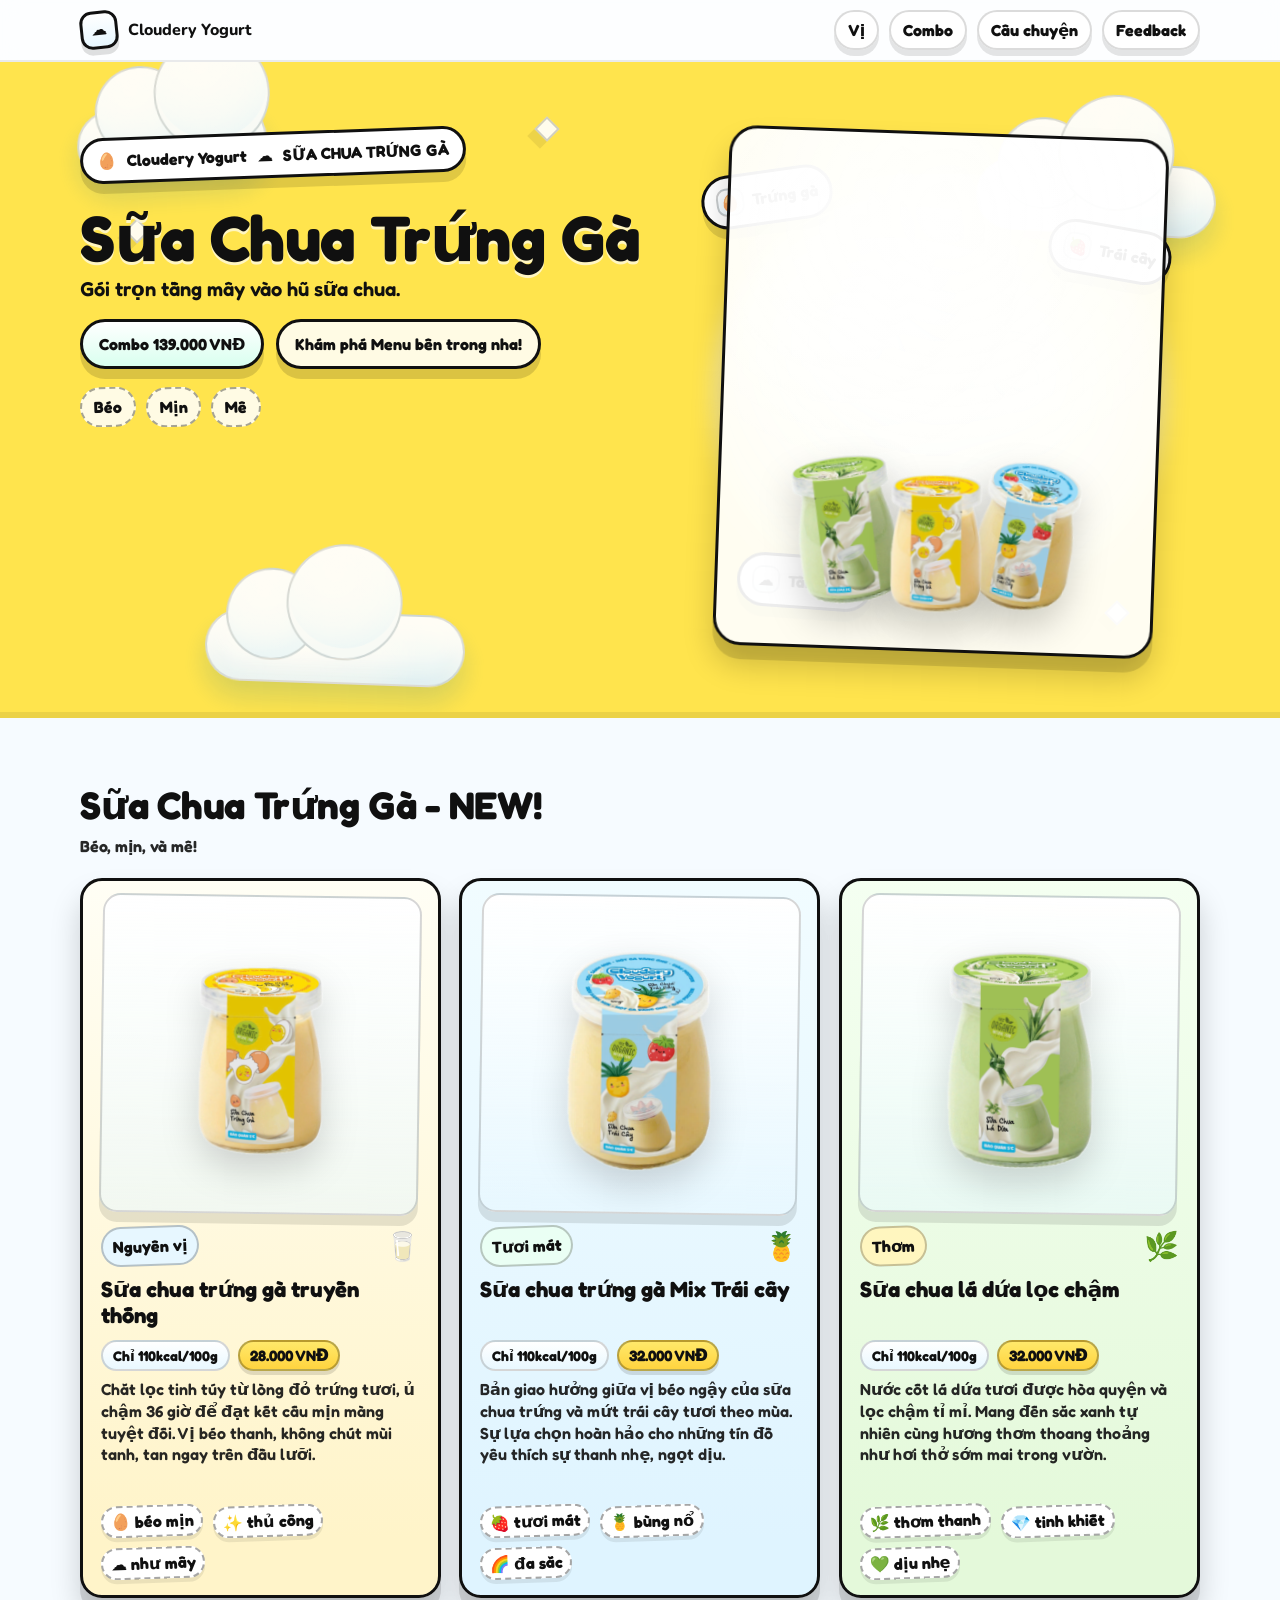
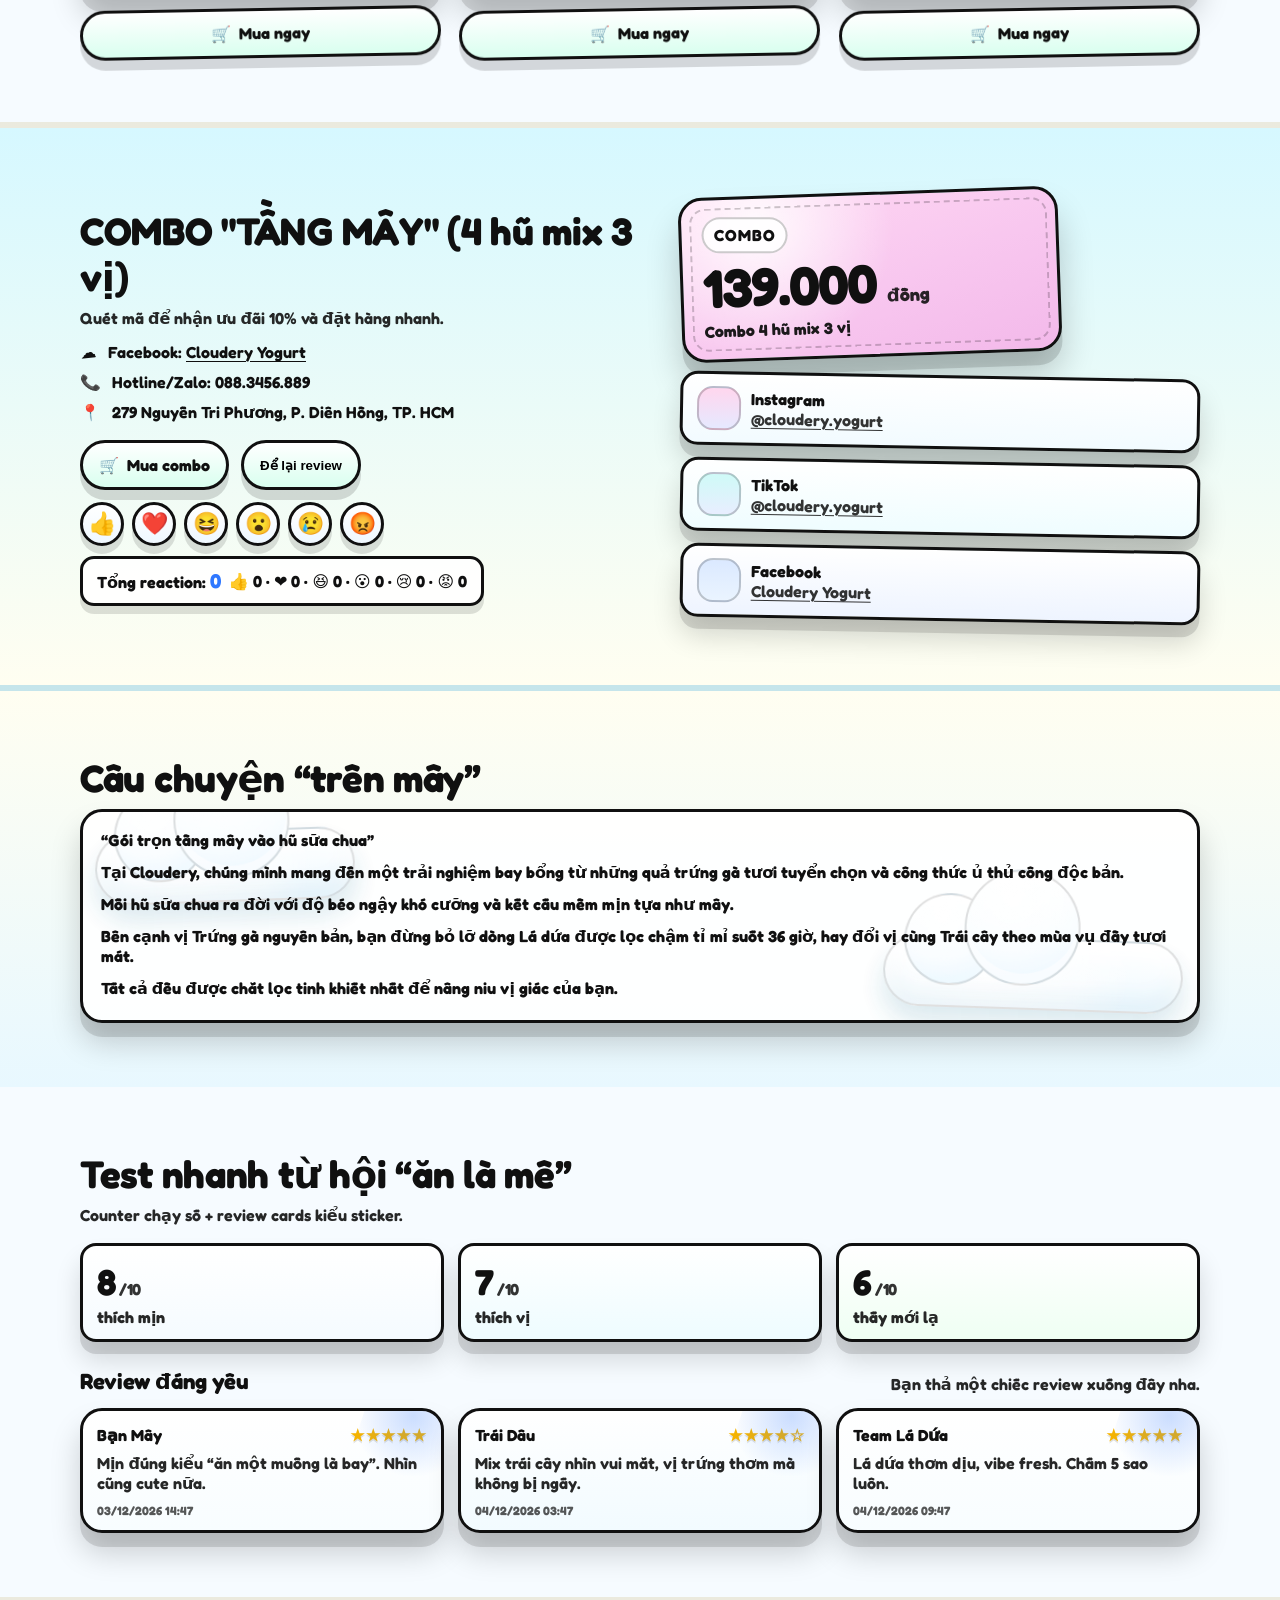
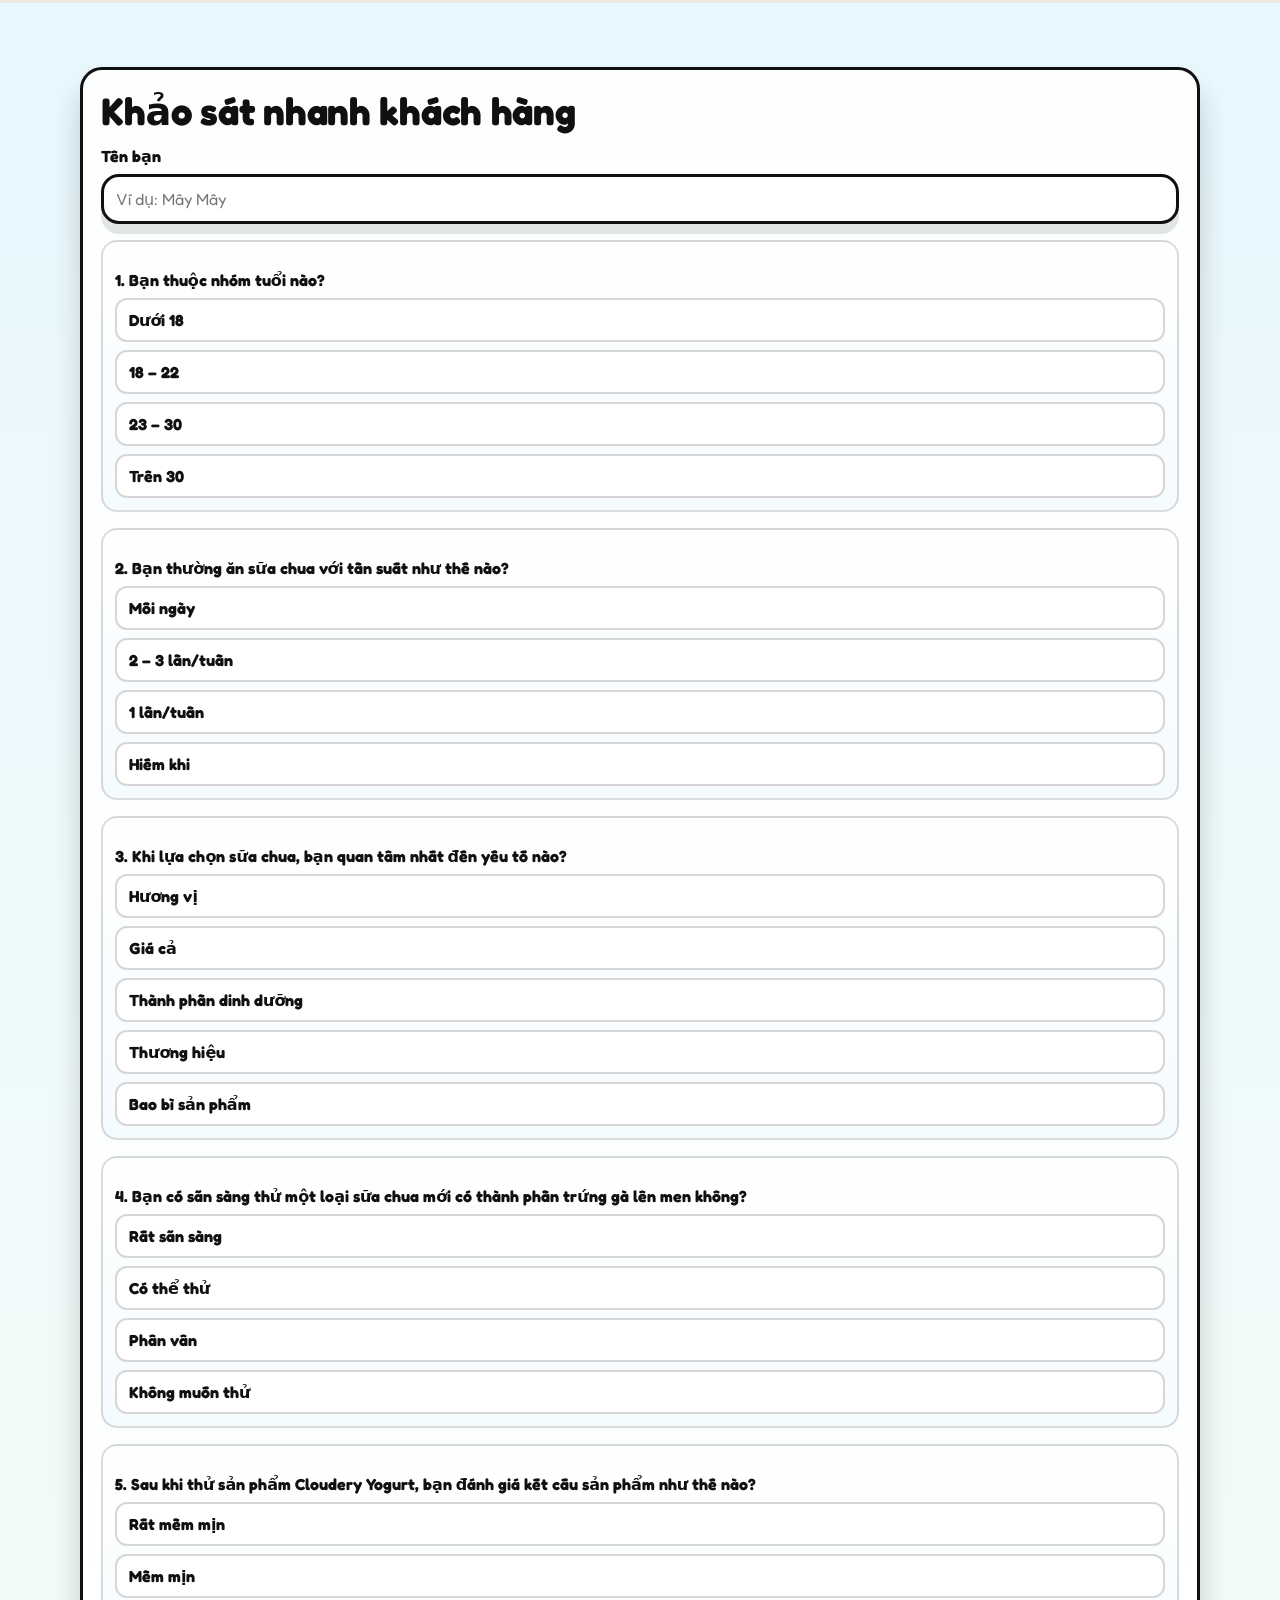
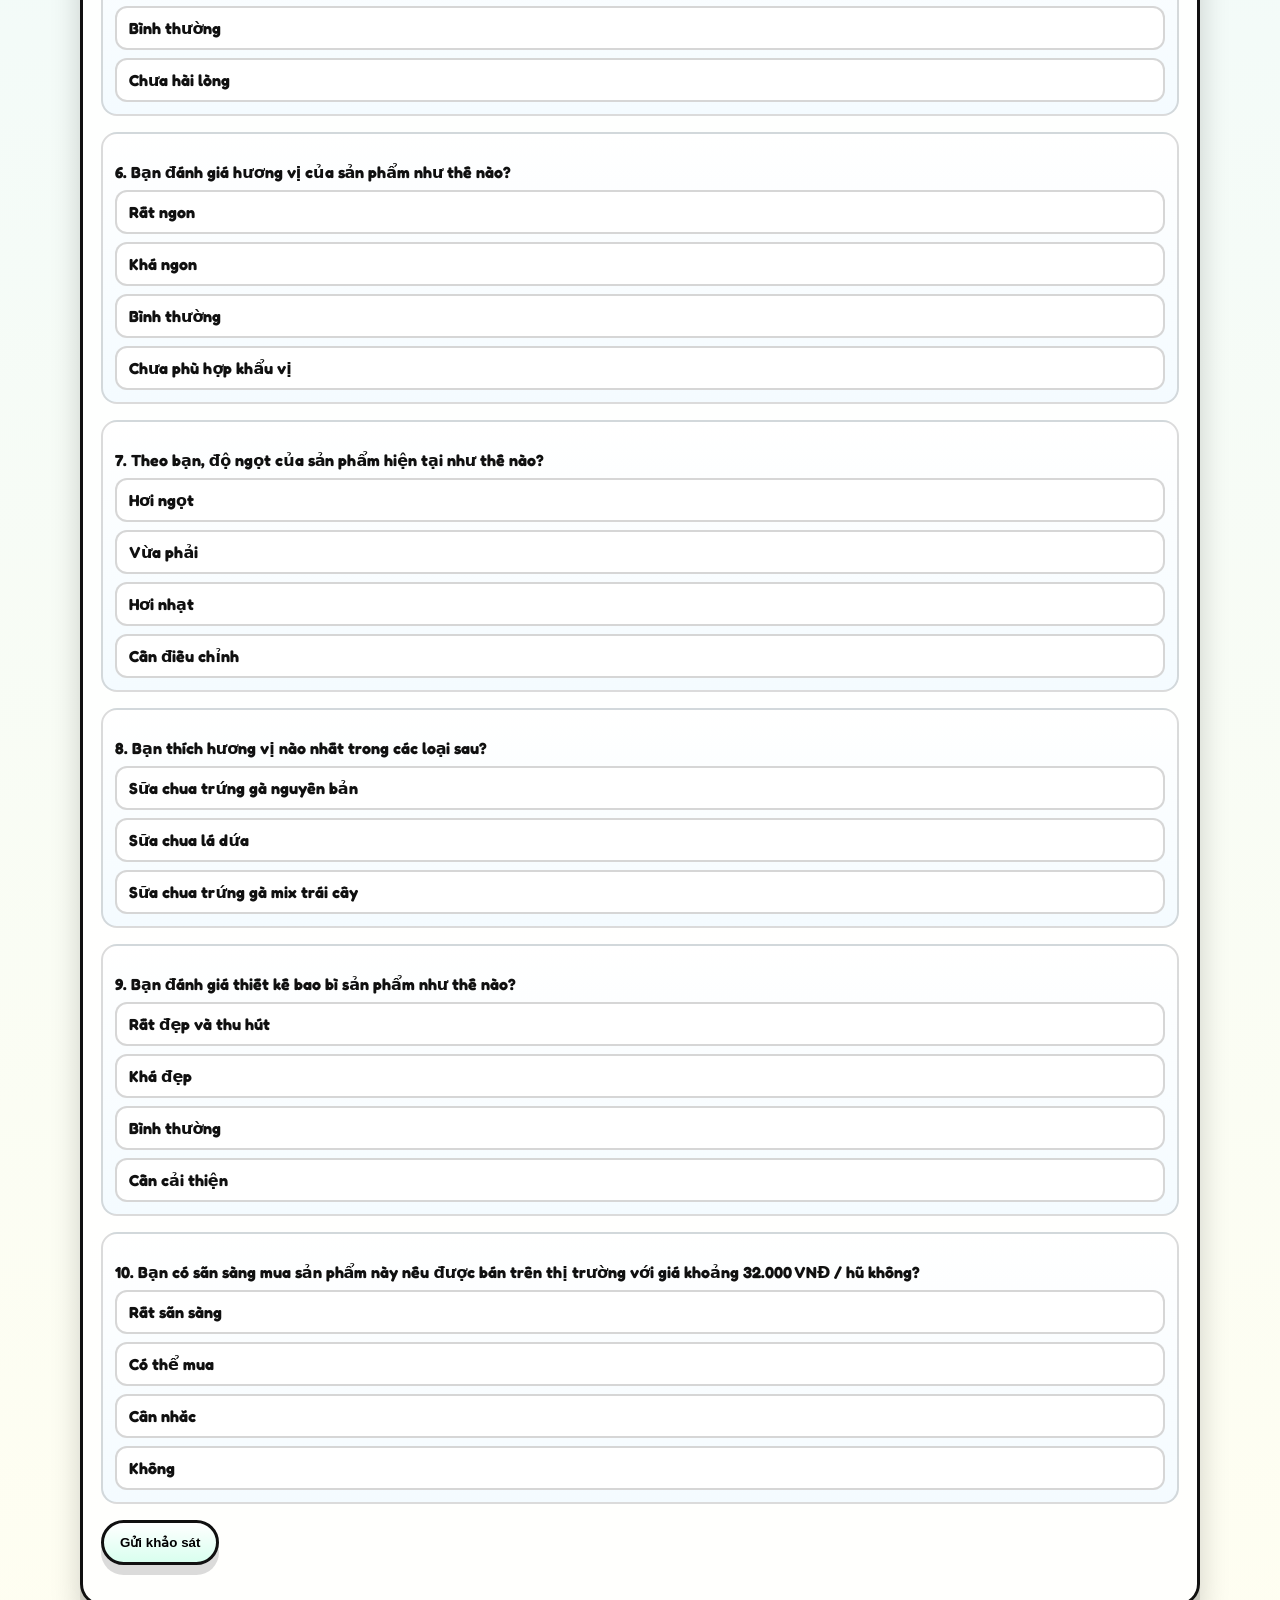
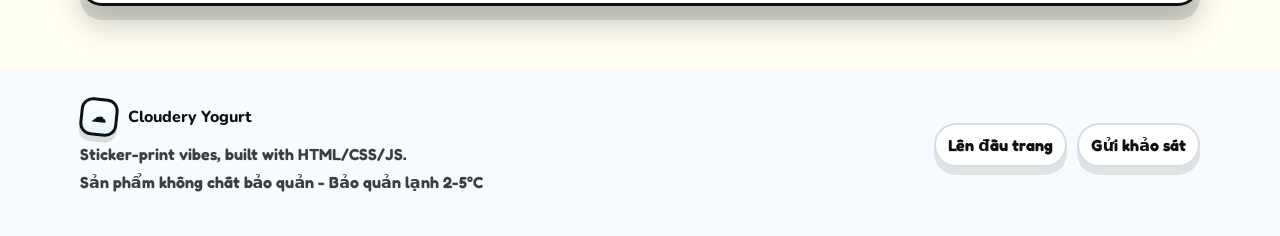
<file: index.html>
<!doctype html>
<html lang="vi">
  <head>
    <meta charset="UTF-8" />
    <meta name="viewport" content="width=device-width, initial-scale=1.0" />
    <title>Cloudery Yogurt — Sữa Chua Trứng Gà</title>
    <meta
      name="description"
      content="Landing page playful, sticker-like for Cloudery Yogurt — Sữa Chua Trứng Gà."
    />
    <meta property="og:locale" content="vi_VN" />
    <meta property="og:type" content="website" />
    <meta property="og:site_name" content="Cloudery Yogurt" />
    <meta property="og:title" content="Cloudery Yogurt — Sữa Chua Trứng Gà" />
    <meta
      property="og:description"
      content="Sữa chua trứng gà béo mịn và mê. Đặt ngay các vị Trứng gà, Trái cây trứng gà, Lá dứa và combo tầng mây."
    />
    <meta property="og:url" content="https://dohytai99.github.io/yogurt/" />
    <meta property="og:image" content="https://dohytai99.github.io/yogurt/assets/product-nguyen-ban-cutout.png" />
    <meta property="og:image:alt" content="Sữa chua trứng gà Cloudery Yogurt" />
    <meta name="twitter:card" content="summary_large_image" />
    <meta name="twitter:title" content="Cloudery Yogurt — Sữa Chua Trứng Gà" />
    <meta
      name="twitter:description"
      content="Sữa chua trứng gà béo mịn và mê. Đặt ngay các vị và combo tầng mây."
    />
    <meta name="twitter:image" content="https://dohytai99.github.io/yogurt/assets/product-nguyen-ban-cutout.png" />
    <link rel="preconnect" href="https://fonts.googleapis.com" />
    <link rel="preconnect" href="https://fonts.gstatic.com" crossorigin />
    <link
      href="https://fonts.googleapis.com/css2?family=Fredoka:wght@400;600;700&family=Nunito:wght@600;700;800&display=swap"
      rel="stylesheet"
    />
    <link rel="stylesheet" href="./styles.css" />
  </head>
  <body>
    <a class="skip" href="#main">Nhảy tới nội dung</a>

    <header class="topbar">
      <div class="container topbar__inner">
        <div class="brand">
          <span class="brand__mark" aria-hidden="true">☁️</span>
          <span class="brand__name">Cloudery Yogurt</span>
        </div>
        <nav class="nav">
          <a href="#product">Vị</a>
          <a href="#combo">Combo</a>
          <a href="#story">Câu chuyện</a>
          <a href="#feedback">Feedback</a>
        </nav>
      </div>
    </header>

    <main id="main">
      <!-- HERO -->
      <section class="hero" aria-label="Hero">
        <div class="hero__bg" aria-hidden="true">
          <div class="cloud cloud--1 float"></div>
          <div class="cloud cloud--2 float-slow"></div>
          <div class="cloud cloud--3 float"></div>
          <div class="sparkle sparkle--1"></div>
          <div class="sparkle sparkle--2"></div>
          <div class="sparkle sparkle--3"></div>
        </div>

        <div class="container hero__grid">
          <div class="hero__copy reveal">
            <p class="pill">
              <span aria-hidden="true">🥚</span> Cloudery Yogurt <span aria-hidden="true">☁️</span>
              SỮA CHUA TRỨNG GÀ
            </p>
            <h1 class="hero__title">Sữa Chua Trứng Gà</h1>
            <p class="hero__sub">
              Gói trọn tầng mây vào hũ sữa chua.
            </p>
            <div class="hero__cta">
              <a class="btn btn--primary" href="#combo">Combo 139.000 VNĐ</a>
              <a class="btn btn--ghost" href="#story">Khám phá Menu bên trong nha!</a>
            </div>
            <div class="hero__mini">
              <span class="mini-badge">Béo</span>
              <span class="mini-badge">Mịn</span>
              <span class="mini-badge">Mê</span>
            </div>
          </div>

          <div class="hero__stage reveal">
            <div class="sticker egg-sticker bounce" style="--r:-8deg; --x:-10px; --y:-12px">
              <span class="sticker__icon" aria-hidden="true">🥚</span>
              <span class="sticker__text">Trứng gà</span>
            </div>
            <div class="sticker fruit-sticker bounce" style="--r:10deg; --x:14px; --y:10px">
              <span class="sticker__icon" aria-hidden="true">🍓</span>
              <span class="sticker__text">Trái cây</span>
            </div>
            <div class="sticker cloud-sticker bounce" style="--r:4deg; --x:-16px; --y:18px">
              <span class="sticker__icon" aria-hidden="true">☁️</span>
              <span class="sticker__text">Tầng mây</span>
            </div>

            <figure class="product product--tilt product--trio" aria-label="3 hũ sữa chua Cloudery Yogurt">
              <img
                src="./assets/product-la-dua-cutout.png"
                alt="Sữa chua lá dứa Cloudery Yogurt"
                class="product__img product__img--left"
                loading="eager"
                decoding="async"
              />
              <img
                src="./assets/product-nguyen-ban-cutout.png"
                alt="Sữa chua trứng gà Cloudery Yogurt"
                class="product__img product__img--center"
                loading="eager"
                decoding="async"
              />
              <img
                src="./assets/product-trai-cay-cutout.png"
                alt="Sữa chua trái cây Cloudery Yogurt"
                class="product__img product__img--right"
                loading="eager"
                decoding="async"
              />
              <figcaption class="sr-only">Bộ 3 hũ sữa chua Cloudery Yogurt</figcaption>
            </figure>
          </div>
        </div>
      </section>

      <!-- PRODUCTS -->
      <section id="product" class="section">
        <div class="container">
          <header class="section__head reveal">
            <h2 class="section__title">Sữa Chua Trứng Gà - NEW!</h2>
            <p class="section__sub">Béo, mịn, và mê!</p>
          </header>

          <div class="grid grid--3">
            <div class="product-tile">
              <article class="card flavor-card reveal" data-tilt>
              <div class="flavor-card__imgwrap">
                <img
                  src="./assets/product-nguyen-ban-cutout.png"
                  alt="Sữa chua trứng gà"
                  class="flavor-card__img"
                  loading="lazy"
                  decoding="async"
                />
              </div>
              <div class="card__top">
                <span class="tag tag--blue">Nguyên vị</span>
                <span class="wiggle" aria-hidden="true">🥛</span>
              </div>
              <h3 class="card__title">Sữa chua trứng gà truyền thống</h3>
              <p class="card__meta">
                <span>Chỉ 110kcal/100g</span>
                <span>28.000 VNĐ</span>
              </p>
              <p class="card__desc">
                Chắt lọc tinh túy từ lòng đỏ trứng tươi, ủ chậm 36 giờ để đạt kết cấu mịn màng
                tuyệt đối. Vị béo thanh, không chút mùi tanh, tan ngay trên đầu lưỡi.
              </p>
              <div class="card__stickers">
                <span class="chip bounce">🥚 béo mịn</span>
                <span class="chip bounce" style="animation-delay: 140ms">✨ thủ công</span>
                <span class="chip bounce" style="animation-delay: 220ms">☁️ như mây</span>
              </div>
              </article>
              <a
                class="btn btn--primary buy-btn product-tile__buy"
                href="https://m.me/61576436301812?text=Ch%C3%A0o%20Cloudery%2C%20m%C3%ACnh%20mu%E1%BB%91n%20%C4%91%E1%BA%B7t%20S%E1%BB%AFa%20chua%20Tr%E1%BB%A9ng%20g%C3%A0%20Nguy%C3%AAn%20b%E1%BA%A3n"
                target="_blank"
                rel="noopener noreferrer"
              >
                <span aria-hidden="true">🛒</span>
                <span>Mua ngay</span>
              </a>
            </div>

            <div class="product-tile">
              <article class="card flavor-card reveal" data-tilt>
              <div class="flavor-card__imgwrap">
                <img
                  src="./assets/product-trai-cay-cutout.png"
                  alt="Sữa chua trái cây"
                  class="flavor-card__img"
                  loading="lazy"
                  decoding="async"
                />
              </div>
              <div class="card__top">
                <span class="tag tag--green">Tươi mát</span>
                <span class="wiggle" aria-hidden="true">🍍</span>
              </div>
              <h3 class="card__title">Sữa chua trứng gà Mix Trái cây</h3>
              <p class="card__meta">
                <span>Chỉ 110kcal/100g</span>
                <span>32.000 VNĐ</span>
              </p>
              <p class="card__desc">
                Bản giao hưởng giữa vị béo ngậy của sữa chua trứng và mứt trái cây tươi theo mùa.
                Sự lựa chọn hoàn hảo cho những tín đồ yêu thích sự thanh nhẹ, ngọt dịu.
              </p>
              <div class="card__stickers">
                <span class="chip bounce">🍓 tươi mát</span>
                <span class="chip bounce" style="animation-delay: 160ms">🍍 bùng nổ</span>
                <span class="chip bounce" style="animation-delay: 220ms">🌈 đa sắc</span>
              </div>
              </article>
              <a
                class="btn btn--primary buy-btn product-tile__buy"
                href="https://m.me/61576436301812?text=Ch%C3%A0o%20Cloudery%2C%20m%C3%ACnh%20mu%E1%BB%91n%20%C4%91%E1%BA%B7t%20S%E1%BB%AFa%20chua%20Tr%E1%BB%A9ng%20g%C3%A0%20Mix%20Tr%C3%A1i%20c%C3%A2y"
                target="_blank"
                rel="noopener noreferrer"
              >
                <span aria-hidden="true">🛒</span>
                <span>Mua ngay</span>
              </a>
            </div>

            <div class="product-tile">
              <article class="card flavor-card reveal" data-tilt>
              <div class="flavor-card__imgwrap">
                <img
                  src="./assets/product-la-dua-cutout.png"
                  alt="Sữa chua lá dứa"
                  class="flavor-card__img"
                  loading="lazy"
                  decoding="async"
                />
              </div>
              <div class="card__top">
                <span class="tag tag--yellow">Thơm</span>
                <span class="wiggle" aria-hidden="true">🌿</span>
              </div>
              <h3 class="card__title">Sữa chua lá dứa lọc chậm</h3>
              <p class="card__meta">
                <span>Chỉ 110kcal/100g</span>
                <span>32.000 VNĐ</span>
              </p>
              <p class="card__desc">
                Nước cốt lá dứa tươi được hòa quyện và lọc chậm tỉ mỉ. Mang đến sắc xanh tự nhiên
                cùng hương thơm thoang thoảng như hơi thở sớm mai trong vườn.
              </p>
              <div class="card__stickers">
                <span class="chip bounce">🌿 thơm thanh</span>
                <span class="chip bounce" style="animation-delay: 120ms">💎 tinh khiết</span>
                <span class="chip bounce" style="animation-delay: 220ms">💚 dịu nhẹ</span>
              </div>
              </article>
              <a
                class="btn btn--primary buy-btn product-tile__buy"
                href="https://m.me/61576436301812?text=Ch%C3%A0o%20Cloudery%2C%20m%C3%ACnh%20mu%E1%BB%91n%20%C4%91%E1%BA%B7t%20S%E1%BB%AFa%20chua%20L%C3%A1%20d%E1%BB%A9a%20l%E1%BB%8Dc%20ch%E1%BA%ADm"
                target="_blank"
                rel="noopener noreferrer"
              >
                <span aria-hidden="true">🛒</span>
                <span>Mua ngay</span>
              </a>
            </div>
          </div>
        </div>
      </section>

      <!-- COMBO -->
      <section id="combo" class="section section--combo">
        <div class="container combo">
          <div class="combo__left reveal">
            <h2 class="section__title">COMBO "TẦNG MÂY" (4 hũ mix 3 vị)</h2>
            <p class="section__sub">
              Quét mã để nhận ưu đãi 10% và đặt hàng nhanh.
            </p>
            <ul class="list">
              <li>
                <span class="bullet" aria-hidden="true">☁️</span>
                Facebook:
                <a href="https://www.facebook.com/profile.php?id=61576436301812&mibextid=wwXIfr&rdid=eDjpEuno18skeC4g&share_url=https%3A%2F%2Fwww.facebook.com%2Fshare%2F1Am8ADN1qm%2F%3Fmibextid%3DwwXIfr" target="_blank" rel="noopener noreferrer">Cloudery Yogurt</a>
              </li>
              <li><span class="bullet" aria-hidden="true">📞</span> Hotline/Zalo: 088.3456.889</li>
              <li><span class="bullet" aria-hidden="true">📍</span> 279 Nguyễn Tri Phương, P. Diên Hồng, TP. HCM</li>
            </ul>
            <div class="combo__actions">
              <a
                class="btn btn--primary buy-btn"
                href="https://m.me/61576436301812?text=T%C3%B4i%20mu%E1%BB%91n%20%C4%91%E1%BA%B7t%20combo"
                target="_blank"
                rel="noopener noreferrer"
              >
                <span aria-hidden="true">🛒</span>
                <span>Mua combo</span>
              </a>
              <button class="btn btn--primary" id="btnScrollForm" type="button">
                Để lại review
              </button>
            </div>
            <div class="reaction-bar" id="reactionBar" aria-label="Chọn reaction">
              <button class="reaction-btn" type="button" data-reaction="like" aria-label="Like">👍</button>
              <button class="reaction-btn" type="button" data-reaction="love" aria-label="Love">❤️</button>
              <button class="reaction-btn" type="button" data-reaction="haha" aria-label="Haha">😆</button>
              <button class="reaction-btn" type="button" data-reaction="wow" aria-label="Wow">😮</button>
              <button class="reaction-btn" type="button" data-reaction="sad" aria-label="Sad">😢</button>
              <button class="reaction-btn" type="button" data-reaction="angry" aria-label="Angry">😡</button>
            </div>
            <div class="reaction-summary" id="reactionSummary" aria-live="polite">
              <span class="reaction-summary__total">Tổng reaction: <strong id="reactionTotal">0</strong></span>
              <span id="reactionBreakdown">👍 0 · ❤️ 0 · 😆 0 · 😮 0 · 😢 0 · 😡 0</span>
            </div>
          </div>

          <div class="combo__right reveal">
            <div class="badge badge--burst pulse" role="group" aria-label="Combo price">
              <div class="badge__cap">COMBO</div>
              <div class="badge__price">
                <span class="badge__num">139.000</span>
                <span class="badge__unit">đồng</span>
              </div>
              <div class="badge__note">Combo 4 hũ mix 3 vị</div>
            </div>
            <div class="combo__mini">
              <div class="mini-card float">
                <div class="mini-card__icon mini-card__icon--ig" aria-hidden="true"></div>
                <div class="mini-card__text">
                  <strong>Instagram</strong>
                  <span><a href="https://www.instagram.com/cloudery.yogurt" target="_blank" rel="noopener noreferrer">@cloudery.yogurt</a></span>
                </div>
              </div>
              <div class="mini-card float-slow">
                <div class="mini-card__icon mini-card__icon--tt" aria-hidden="true"></div>
                <div class="mini-card__text">
                  <strong>TikTok</strong>
                  <span><a href="https://www.tiktok.com/@cloudery.yogurt" target="_blank" rel="noopener noreferrer">@cloudery.yogurt</a></span>
                </div>
              </div>
              <div class="mini-card float">
                <div class="mini-card__icon mini-card__icon--fb" aria-hidden="true"></div>
                <div class="mini-card__text">
                  <strong>Facebook</strong>
                  <span><a href="https://www.facebook.com/profile.php?id=61576436301812&mibextid=wwXIfr&rdid=eDjpEuno18skeC4g&share_url=https%3A%2F%2Fwww.facebook.com%2Fshare%2F1Am8ADN1qm%2F%3Fmibextid%3DwwXIfr" target="_blank" rel="noopener noreferrer">Cloudery Yogurt</a></span>
                </div>
              </div>
            </div>
          </div>
        </div>
        <canvas id="confetti" class="confetti" aria-hidden="true"></canvas>
      </section>

      <!-- STORY -->
      <section id="story" class="section section--story" aria-label="Story section">
        <div class="container story reveal">
          <h2 class="section__title">Câu chuyện “trên mây”</h2>
          <div class="story__paper">
            <div class="story__clouds" aria-hidden="true">
              <div class="cloud cloud--paper-1 float"></div>
              <div class="cloud cloud--paper-2 float-slow"></div>
            </div>
            <p class="story__line" data-story-line>
              “Gói trọn tầng mây vào hũ sữa chua”
            </p>
            <p class="story__line" data-story-line>
              Tại Cloudery, chúng mình mang đến một trải nghiệm bay bổng từ những quả trứng gà tươi tuyển chọn và công thức ủ thủ công độc bản.
            </p>
            <p class="story__line" data-story-line>
              Mỗi hũ sữa chua ra đời với độ béo ngậy khó cưỡng và kết cấu mềm mịn tựa như mây.
            </p>
            <p class="story__line" data-story-line>
              Bên cạnh vị Trứng gà nguyên bản, bạn đừng bỏ lỡ dòng Lá dứa được lọc chậm tỉ mỉ suốt 36 giờ, hay đổi vị cùng Trái cây theo mùa vụ đầy tươi mát.
            </p>
            <p class="story__line" data-story-line>
              Tất cả đều được chắt lọc tinh khiết nhất để nâng niu vị giác của bạn.
            </p>
          </div>
        </div>
      </section>

      <!-- FEEDBACK -->
      <section id="feedback" class="section">
        <div class="container">
          <header class="section__head reveal">
            <h2 class="section__title">Test nhanh từ hội “ăn là mê”</h2>
            <p class="section__sub">
              Counter chạy số + review cards kiểu sticker.
            </p>
          </header>

          <div class="stats">
            <div class="stat reveal" data-counter="8">
              <div class="stat__num"><span class="counter">0</span><span class="stat__unit">/10</span></div>
              <div class="stat__label">thích mịn</div>
            </div>
            <div class="stat reveal" data-counter="7">
              <div class="stat__num"><span class="counter">0</span><span class="stat__unit">/10</span></div>
              <div class="stat__label">thích vị</div>
            </div>
            <div class="stat reveal" data-counter="6">
              <div class="stat__num"><span class="counter">0</span><span class="stat__unit">/10</span></div>
              <div class="stat__label">thấy mới lạ</div>
            </div>
          </div>

          <div class="reviews">
            <div class="reviews__head reveal">
              <h3 class="reviews__title">Review đáng yêu</h3>
              <p class="reviews__sub">Bạn thả một chiếc review xuống đây nha.</p>
            </div>

            <div id="reviewsList" class="reviews__grid"></div>
          </div>
        </div>
      </section>

      <!-- FORM -->
      <section id="form" class="section section--form" aria-label="Feedback form">
        <div class="container form-wrap reveal">
          <h2 class="section__title">Khảo sát nhanh khách hàng</h2>
          <form id="surveyForm" class="form survey-form">
            <label class="field">
              <span class="field__label">Tên bạn</span>
              <input
                class="input"
                name="customer_name"
                type="text"
                placeholder="Ví dụ: Mây Mây"
                required
                maxlength="60"
                autocomplete="name"
              />
            </label>
            <div class="survey-q">
              <p class="field__label">1. Bạn thuộc nhóm tuổi nào?</p>
              <div class="survey-options">
                <input class="sr-only" type="radio" id="q1a" name="q1_age" value="Dưới 18" required />
                <label class="survey-option" for="q1a">Dưới 18</label>
                <input class="sr-only" type="radio" id="q1b" name="q1_age" value="18 – 22" />
                <label class="survey-option" for="q1b">18 – 22</label>
                <input class="sr-only" type="radio" id="q1c" name="q1_age" value="23 – 30" />
                <label class="survey-option" for="q1c">23 – 30</label>
                <input class="sr-only" type="radio" id="q1d" name="q1_age" value="Trên 30" />
                <label class="survey-option" for="q1d">Trên 30</label>
              </div>
            </div>

            <div class="survey-q"><p class="field__label">2. Bạn thường ăn sữa chua với tần suất như thế nào?</p><div class="survey-options"><input class="sr-only" type="radio" id="q2a" name="q2_freq" value="Mỗi ngày" required /><label class="survey-option" for="q2a">Mỗi ngày</label><input class="sr-only" type="radio" id="q2b" name="q2_freq" value="2 – 3 lần/tuần" /><label class="survey-option" for="q2b">2 – 3 lần/tuần</label><input class="sr-only" type="radio" id="q2c" name="q2_freq" value="1 lần/tuần" /><label class="survey-option" for="q2c">1 lần/tuần</label><input class="sr-only" type="radio" id="q2d" name="q2_freq" value="Hiếm khi" /><label class="survey-option" for="q2d">Hiếm khi</label></div></div>
            <div class="survey-q"><p class="field__label">3. Khi lựa chọn sữa chua, bạn quan tâm nhất đến yếu tố nào?</p><div class="survey-options"><input class="sr-only" type="radio" id="q3a" name="q3_focus" value="Hương vị" required /><label class="survey-option" for="q3a">Hương vị</label><input class="sr-only" type="radio" id="q3b" name="q3_focus" value="Giá cả" /><label class="survey-option" for="q3b">Giá cả</label><input class="sr-only" type="radio" id="q3c" name="q3_focus" value="Thành phần dinh dưỡng" /><label class="survey-option" for="q3c">Thành phần dinh dưỡng</label><input class="sr-only" type="radio" id="q3d" name="q3_focus" value="Thương hiệu" /><label class="survey-option" for="q3d">Thương hiệu</label><input class="sr-only" type="radio" id="q3e" name="q3_focus" value="Bao bì sản phẩm" /><label class="survey-option" for="q3e">Bao bì sản phẩm</label></div></div>
            <div class="survey-q"><p class="field__label">4. Bạn có sẵn sàng thử một loại sữa chua mới có thành phần trứng gà lên men không?</p><div class="survey-options"><input class="sr-only" type="radio" id="q4a" name="q4_try" value="Rất sẵn sàng" required /><label class="survey-option" for="q4a">Rất sẵn sàng</label><input class="sr-only" type="radio" id="q4b" name="q4_try" value="Có thể thử" /><label class="survey-option" for="q4b">Có thể thử</label><input class="sr-only" type="radio" id="q4c" name="q4_try" value="Phân vân" /><label class="survey-option" for="q4c">Phân vân</label><input class="sr-only" type="radio" id="q4d" name="q4_try" value="Không muốn thử" /><label class="survey-option" for="q4d">Không muốn thử</label></div></div>
            <div class="survey-q"><p class="field__label">5. Sau khi thử sản phẩm Cloudery Yogurt, bạn đánh giá kết cấu sản phẩm như thế nào?</p><div class="survey-options"><input class="sr-only" type="radio" id="q5a" name="q5_texture" value="Rất mềm mịn" required /><label class="survey-option" for="q5a">Rất mềm mịn</label><input class="sr-only" type="radio" id="q5b" name="q5_texture" value="Mềm mịn" /><label class="survey-option" for="q5b">Mềm mịn</label><input class="sr-only" type="radio" id="q5c" name="q5_texture" value="Bình thường" /><label class="survey-option" for="q5c">Bình thường</label><input class="sr-only" type="radio" id="q5d" name="q5_texture" value="Chưa hài lòng" /><label class="survey-option" for="q5d">Chưa hài lòng</label></div></div>
            <div class="survey-q"><p class="field__label">6. Bạn đánh giá hương vị của sản phẩm như thế nào?</p><div class="survey-options"><input class="sr-only" type="radio" id="q6a" name="q6_taste" value="Rất ngon" required /><label class="survey-option" for="q6a">Rất ngon</label><input class="sr-only" type="radio" id="q6b" name="q6_taste" value="Khá ngon" /><label class="survey-option" for="q6b">Khá ngon</label><input class="sr-only" type="radio" id="q6c" name="q6_taste" value="Bình thường" /><label class="survey-option" for="q6c">Bình thường</label><input class="sr-only" type="radio" id="q6d" name="q6_taste" value="Chưa phù hợp khẩu vị" /><label class="survey-option" for="q6d">Chưa phù hợp khẩu vị</label></div></div>
            <div class="survey-q"><p class="field__label">7. Theo bạn, độ ngọt của sản phẩm hiện tại như thế nào?</p><div class="survey-options"><input class="sr-only" type="radio" id="q7a" name="q7_sweetness" value="Hơi ngọt" required /><label class="survey-option" for="q7a">Hơi ngọt</label><input class="sr-only" type="radio" id="q7b" name="q7_sweetness" value="Vừa phải" /><label class="survey-option" for="q7b">Vừa phải</label><input class="sr-only" type="radio" id="q7c" name="q7_sweetness" value="Hơi nhạt" /><label class="survey-option" for="q7c">Hơi nhạt</label><input class="sr-only" type="radio" id="q7d" name="q7_sweetness" value="Cần điều chỉnh" /><label class="survey-option" for="q7d">Cần điều chỉnh</label></div></div>
            <div class="survey-q"><p class="field__label">8. Bạn thích hương vị nào nhất trong các loại sau?</p><div class="survey-options"><input class="sr-only" type="radio" id="q8a" name="q8_favorite" value="Sữa chua trứng gà nguyên bản" required /><label class="survey-option" for="q8a">Sữa chua trứng gà nguyên bản</label><input class="sr-only" type="radio" id="q8b" name="q8_favorite" value="Sữa chua lá dứa" /><label class="survey-option" for="q8b">Sữa chua lá dứa</label><input class="sr-only" type="radio" id="q8c" name="q8_favorite" value="Sữa chua trứng gà mix trái cây" /><label class="survey-option" for="q8c">Sữa chua trứng gà mix trái cây</label></div></div>
            <div class="survey-q"><p class="field__label">9. Bạn đánh giá thiết kế bao bì sản phẩm như thế nào?</p><div class="survey-options"><input class="sr-only" type="radio" id="q9a" name="q9_packaging" value="Rất đẹp và thu hút" required /><label class="survey-option" for="q9a">Rất đẹp và thu hút</label><input class="sr-only" type="radio" id="q9b" name="q9_packaging" value="Khá đẹp" /><label class="survey-option" for="q9b">Khá đẹp</label><input class="sr-only" type="radio" id="q9c" name="q9_packaging" value="Bình thường" /><label class="survey-option" for="q9c">Bình thường</label><input class="sr-only" type="radio" id="q9d" name="q9_packaging" value="Cần cải thiện" /><label class="survey-option" for="q9d">Cần cải thiện</label></div></div>
            <div class="survey-q"><p class="field__label">10. Bạn có sẵn sàng mua sản phẩm này nếu được bán trên thị trường với giá khoảng 32.000 VNĐ / hũ không?</p><div class="survey-options"><input class="sr-only" type="radio" id="q10a" name="q10_buy" value="Rất sẵn sàng" required /><label class="survey-option" for="q10a">Rất sẵn sàng</label><input class="sr-only" type="radio" id="q10b" name="q10_buy" value="Có thể mua" /><label class="survey-option" for="q10b">Có thể mua</label><input class="sr-only" type="radio" id="q10c" name="q10_buy" value="Cân nhắc" /><label class="survey-option" for="q10c">Cân nhắc</label><input class="sr-only" type="radio" id="q10d" name="q10_buy" value="Không" /><label class="survey-option" for="q10d">Không</label></div></div>

            <div class="form__actions">
              <button class="btn btn--primary" type="submit">Gửi khảo sát</button>
            </div>
            <p id="surveyMessage" class="survey-message" aria-live="polite"></p>
          </form>
        </div>
      </section>
    </main>

    <footer class="footer">
      <div class="container footer__inner">
        <div>
          <div class="brand brand--footer">
            <span class="brand__mark" aria-hidden="true">☁️</span>
            <span class="brand__name">Cloudery Yogurt</span>
          </div>
          <p class="footer__note">Sticker-print vibes, built with HTML/CSS/JS.</p>
          <p class="footer__note">Sản phẩm không chất bảo quản - Bảo quản lạnh 2-5°C</p>
        </div>
        <div class="footer__links">
          <a href="#main">Lên đầu trang</a>
          <a href="#form">Gửi khảo sát</a>
        </div>
      </div>
    </footer>

    <script src="./script.js"></script>
  </body>
</html>
</file>
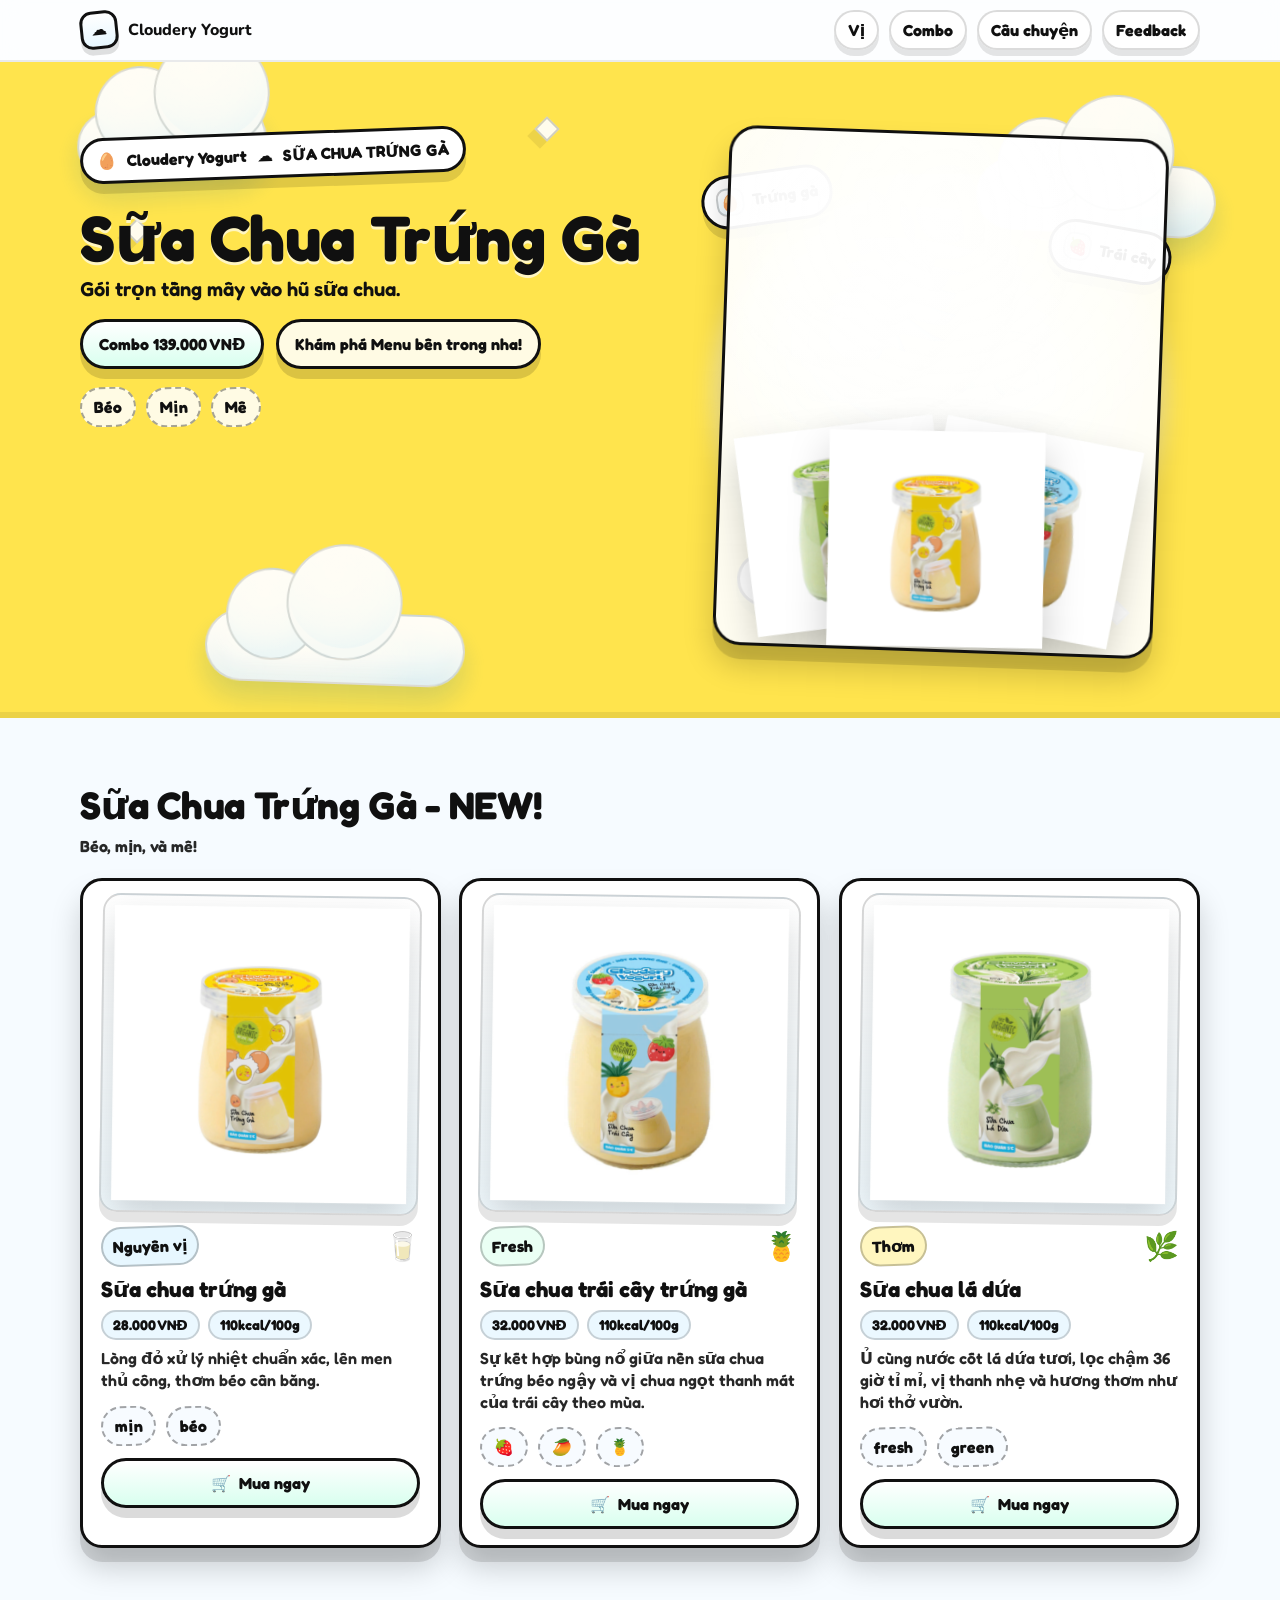
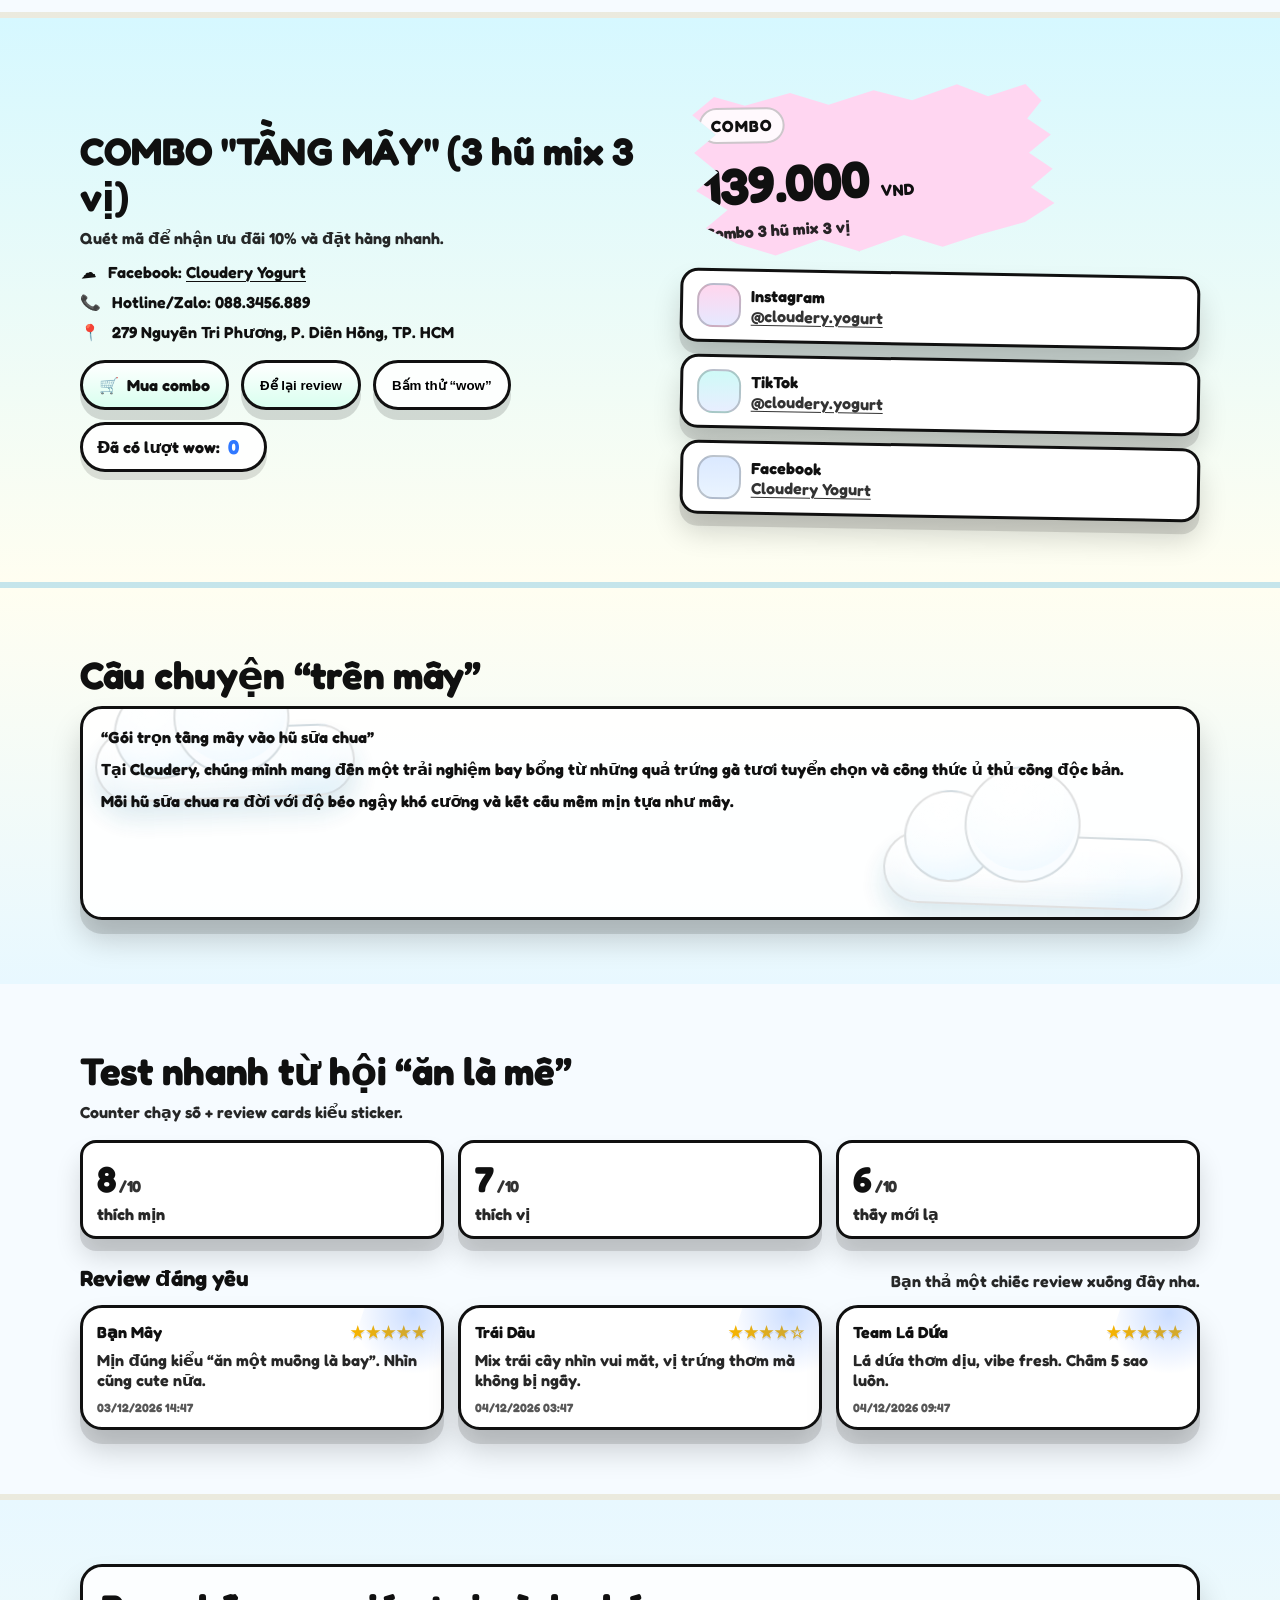
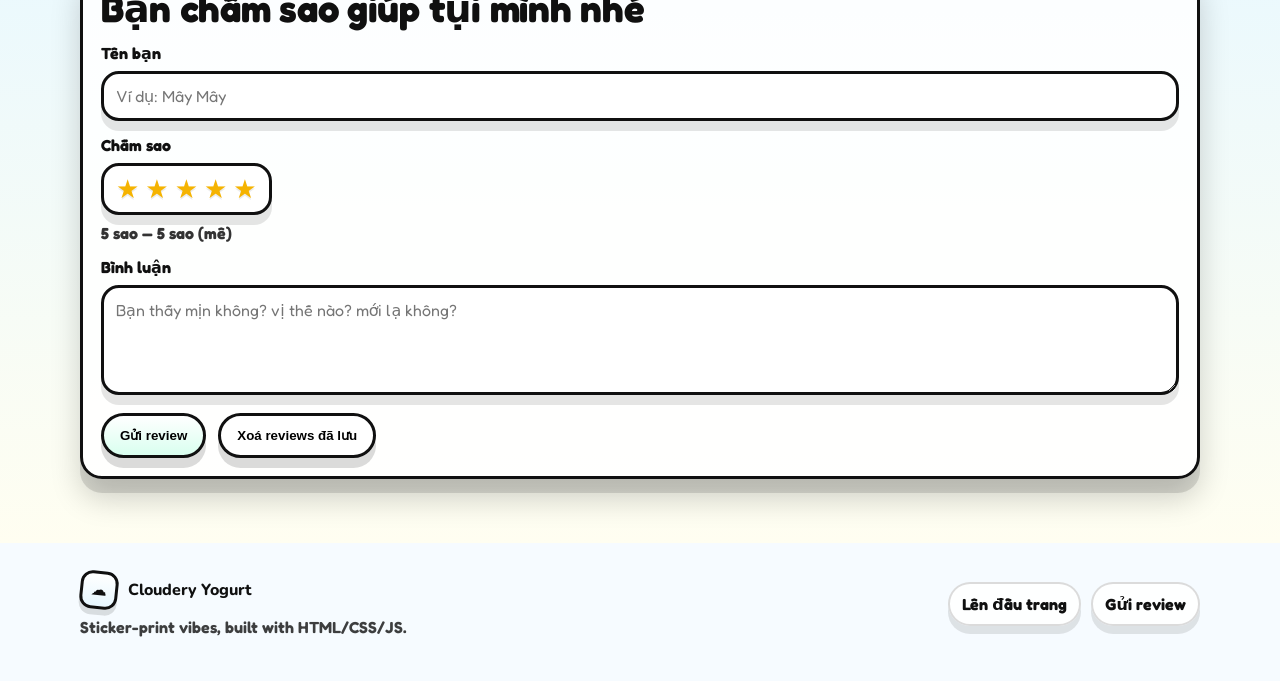
<file: cloudery-yogurt/index.html>
<!doctype html>
<html lang="vi">
  <head>
    <meta charset="UTF-8" />
    <meta name="viewport" content="width=device-width, initial-scale=1.0" />
    <title>Cloudery Yogurt — Sữa Chua Trứng Gà</title>
    <meta
      name="description"
      content="Landing page playful, sticker-like for Cloudery Yogurt — Sữa Chua Trứng Gà."
    />
    <link rel="preconnect" href="https://fonts.googleapis.com" />
    <link rel="preconnect" href="https://fonts.gstatic.com" crossorigin />
    <link
      href="https://fonts.googleapis.com/css2?family=Fredoka:wght@400;600;700&family=Nunito:wght@600;700;800&display=swap"
      rel="stylesheet"
    />
    <link rel="stylesheet" href="./styles.css" />
  </head>
  <body>
    <a class="skip" href="#main">Nhảy tới nội dung</a>

    <header class="topbar">
      <div class="container topbar__inner">
        <div class="brand">
          <span class="brand__mark" aria-hidden="true">☁️</span>
          <span class="brand__name">Cloudery Yogurt</span>
        </div>
        <nav class="nav">
          <a href="#product">Vị</a>
          <a href="#combo">Combo</a>
          <a href="#story">Câu chuyện</a>
          <a href="#feedback">Feedback</a>
        </nav>
      </div>
    </header>

    <main id="main">
      <!-- HERO -->
      <section class="hero" aria-label="Hero">
        <div class="hero__bg" aria-hidden="true">
          <div class="cloud cloud--1 float"></div>
          <div class="cloud cloud--2 float-slow"></div>
          <div class="cloud cloud--3 float"></div>
          <div class="sparkle sparkle--1"></div>
          <div class="sparkle sparkle--2"></div>
          <div class="sparkle sparkle--3"></div>
        </div>

        <div class="container hero__grid">
          <div class="hero__copy reveal">
            <p class="pill">
              <span aria-hidden="true">🥚</span> Cloudery Yogurt <span aria-hidden="true">☁️</span>
              SỮA CHUA TRỨNG GÀ
            </p>
            <h1 class="hero__title">Sữa Chua Trứng Gà</h1>
            <p class="hero__sub">
              Gói trọn tầng mây vào hũ sữa chua.
            </p>
            <div class="hero__cta">
              <a class="btn btn--primary" href="#combo">Combo 139.000 VNĐ</a>
              <a class="btn btn--ghost" href="#story">Khám phá Menu bên trong nha!</a>
            </div>
            <div class="hero__mini">
              <span class="mini-badge">Béo</span>
              <span class="mini-badge">Mịn</span>
              <span class="mini-badge">Mê</span>
            </div>
          </div>

          <div class="hero__stage reveal">
            <div class="sticker egg-sticker bounce" style="--r:-8deg; --x:-10px; --y:-12px">
              <span class="sticker__icon" aria-hidden="true">🥚</span>
              <span class="sticker__text">Trứng gà</span>
            </div>
            <div class="sticker fruit-sticker bounce" style="--r:10deg; --x:14px; --y:10px">
              <span class="sticker__icon" aria-hidden="true">🍓</span>
              <span class="sticker__text">Trái cây</span>
            </div>
            <div class="sticker cloud-sticker bounce" style="--r:4deg; --x:-16px; --y:18px">
              <span class="sticker__icon" aria-hidden="true">☁️</span>
              <span class="sticker__text">Tầng mây</span>
            </div>

            <figure class="product product--tilt product--trio" aria-label="3 hũ sữa chua Cloudery Yogurt">
              <img
                src="./assets/product-la-dua.jpg"
                alt="Sữa chua lá dứa Cloudery Yogurt"
                class="product__img product__img--left"
                loading="eager"
                decoding="async"
              />
              <img
                src="./assets/product-nguyen-ban.jpg"
                alt="Sữa chua trứng gà Cloudery Yogurt"
                class="product__img product__img--center"
                loading="eager"
                decoding="async"
              />
              <img
                src="./assets/product-trai-cay.jpg"
                alt="Sữa chua trái cây Cloudery Yogurt"
                class="product__img product__img--right"
                loading="eager"
                decoding="async"
              />
              <figcaption class="sr-only">Bộ 3 hũ sữa chua Cloudery Yogurt</figcaption>
            </figure>
          </div>
        </div>
      </section>

      <!-- PRODUCTS -->
      <section id="product" class="section">
        <div class="container">
          <header class="section__head reveal">
            <h2 class="section__title">Sữa Chua Trứng Gà - NEW!</h2>
            <p class="section__sub">Béo, mịn, và mê!</p>
          </header>

          <div class="grid grid--3">
            <article class="card flavor-card reveal" data-tilt>
              <div class="flavor-card__imgwrap">
                <img
                  src="./assets/product-nguyen-ban.jpg"
                  alt="Sữa chua trứng gà"
                  class="flavor-card__img"
                  loading="lazy"
                  decoding="async"
                />
              </div>
              <div class="card__top">
                <span class="tag tag--blue">Nguyên vị</span>
                <span class="wiggle" aria-hidden="true">🥛</span>
              </div>
              <h3 class="card__title">Sữa chua trứng gà</h3>
              <p class="card__meta">
                <span>28.000 VNĐ</span>
                <span>110kcal/100g</span>
              </p>
              <p class="card__desc">
                Lòng đỏ xử lý nhiệt chuẩn xác, lên men thủ công, thơm béo cân bằng.
              </p>
              <div class="card__stickers">
                <span class="chip bounce">mịn</span>
                <span class="chip bounce" style="animation-delay: 140ms">béo</span>
              </div>
              <a
                class="btn btn--primary card__buy buy-btn"
                href="https://m.me/61576436301812?text=T%C3%B4i%20mu%E1%BB%91n%20%C4%91%E1%BA%B7t%20h%C3%A0ng%20S%E1%BB%AFa%20chua%20tr%E1%BB%A9ng%20g%C3%A0"
                target="_blank"
                rel="noopener noreferrer"
              >
                <span aria-hidden="true">🛒</span>
                <span>Mua ngay</span>
              </a>
            </article>

            <article class="card flavor-card reveal" data-tilt>
              <div class="flavor-card__imgwrap">
                <img
                  src="./assets/product-trai-cay.jpg"
                  alt="Sữa chua trái cây"
                  class="flavor-card__img"
                  loading="lazy"
                  decoding="async"
                />
              </div>
              <div class="card__top">
                <span class="tag tag--green">Fresh</span>
                <span class="wiggle" aria-hidden="true">🍍</span>
              </div>
              <h3 class="card__title">Sữa chua trái cây trứng gà</h3>
              <p class="card__meta">
                <span>32.000 VNĐ</span>
                <span>110kcal/100g</span>
              </p>
              <p class="card__desc">
                Sự kết hợp bùng nổ giữa nền sữa chua trứng béo ngậy và vị chua ngọt thanh mát
                của trái cây theo mùa.
              </p>
              <div class="card__stickers">
                <span class="chip bounce">🍓</span>
                <span class="chip bounce" style="animation-delay: 160ms">🥭</span>
                <span class="chip bounce" style="animation-delay: 220ms">🍍</span>
              </div>
              <a
                class="btn btn--primary card__buy buy-btn"
                href="https://m.me/61576436301812?text=T%C3%B4i%20mu%E1%BB%91n%20%C4%91%E1%BA%B7t%20h%C3%A0ng%20S%E1%BB%AFa%20chua%20tr%C3%A1i%20c%C3%A2y%20tr%E1%BB%A9ng%20g%C3%A0"
                target="_blank"
                rel="noopener noreferrer"
              >
                <span aria-hidden="true">🛒</span>
                <span>Mua ngay</span>
              </a>
            </article>

            <article class="card flavor-card reveal" data-tilt>
              <div class="flavor-card__imgwrap">
                <img
                  src="./assets/product-la-dua.jpg"
                  alt="Sữa chua lá dứa"
                  class="flavor-card__img"
                  loading="lazy"
                  decoding="async"
                />
              </div>
              <div class="card__top">
                <span class="tag tag--yellow">Thơm</span>
                <span class="wiggle" aria-hidden="true">🌿</span>
              </div>
              <h3 class="card__title">Sữa chua lá dứa</h3>
              <p class="card__meta">
                <span>32.000 VNĐ</span>
                <span>110kcal/100g</span>
              </p>
              <p class="card__desc">
                Ủ cùng nước cốt lá dứa tươi, lọc chậm 36 giờ tỉ mỉ, vị thanh nhẹ và hương thơm
                như hơi thở vườn.
              </p>
              <div class="card__stickers">
                <span class="chip bounce">fresh</span>
                <span class="chip bounce" style="animation-delay: 120ms">green</span>
              </div>
              <a
                class="btn btn--primary card__buy buy-btn"
                href="https://m.me/61576436301812?text=T%C3%B4i%20mu%E1%BB%91n%20%C4%91%E1%BA%B7t%20h%C3%A0ng%20S%E1%BB%AFa%20chua%20l%C3%A1%20d%E1%BB%A9a"
                target="_blank"
                rel="noopener noreferrer"
              >
                <span aria-hidden="true">🛒</span>
                <span>Mua ngay</span>
              </a>
            </article>
          </div>
        </div>
      </section>

      <!-- COMBO -->
      <section id="combo" class="section section--combo">
        <div class="container combo">
          <div class="combo__left reveal">
            <h2 class="section__title">COMBO "TẦNG MÂY" (3 hũ mix 3 vị)</h2>
            <p class="section__sub">
              Quét mã để nhận ưu đãi 10% và đặt hàng nhanh.
            </p>
            <ul class="list">
              <li>
                <span class="bullet" aria-hidden="true">☁️</span>
                Facebook:
                <a href="https://www.facebook.com/profile.php?id=61576436301812&mibextid=wwXIfr&rdid=eDjpEuno18skeC4g&share_url=https%3A%2F%2Fwww.facebook.com%2Fshare%2F1Am8ADN1qm%2F%3Fmibextid%3DwwXIfr" target="_blank" rel="noopener noreferrer">Cloudery Yogurt</a>
              </li>
              <li><span class="bullet" aria-hidden="true">📞</span> Hotline/Zalo: 088.3456.889</li>
              <li><span class="bullet" aria-hidden="true">📍</span> 279 Nguyễn Tri Phương, P. Diên Hồng, TP. HCM</li>
            </ul>
            <div class="combo__actions">
              <a
                class="btn btn--primary buy-btn"
                href="https://m.me/61576436301812?text=T%C3%B4i%20mu%E1%BB%91n%20%C4%91%E1%BA%B7t%20combo"
                target="_blank"
                rel="noopener noreferrer"
              >
                <span aria-hidden="true">🛒</span>
                <span>Mua combo</span>
              </a>
              <button class="btn btn--primary" id="btnScrollForm" type="button">
                Để lại review
              </button>
              <button class="btn btn--ghost" id="btnConfetti" type="button">
                Bấm thử “wow”
              </button>
            </div>
            <div class="wow-counter" id="wowCounter" aria-live="polite">
              <span class="wow-counter__label">Đã có lượt wow:</span>
              <strong class="wow-counter__value" id="wowCountValue">0</strong>
            </div>
          </div>

          <div class="combo__right reveal">
            <div class="badge badge--burst pulse" role="group" aria-label="Combo price">
              <div class="badge__cap">COMBO</div>
              <div class="badge__price">
                <span class="badge__num">139.000</span>
                <span class="badge__unit">VND</span>
              </div>
              <div class="badge__note">Combo 3 hũ mix 3 vị</div>
            </div>
            <div class="combo__mini">
              <div class="mini-card float">
                <div class="mini-card__icon mini-card__icon--ig" aria-hidden="true"></div>
                <div class="mini-card__text">
                  <strong>Instagram</strong>
                  <span><a href="https://www.instagram.com/cloudery.yogurt" target="_blank" rel="noopener noreferrer">@cloudery.yogurt</a></span>
                </div>
              </div>
              <div class="mini-card float-slow">
                <div class="mini-card__icon mini-card__icon--tt" aria-hidden="true"></div>
                <div class="mini-card__text">
                  <strong>TikTok</strong>
                  <span><a href="https://www.tiktok.com/@cloudery.yogurt" target="_blank" rel="noopener noreferrer">@cloudery.yogurt</a></span>
                </div>
              </div>
              <div class="mini-card float">
                <div class="mini-card__icon mini-card__icon--fb" aria-hidden="true"></div>
                <div class="mini-card__text">
                  <strong>Facebook</strong>
                  <span><a href="https://www.facebook.com/profile.php?id=61576436301812&mibextid=wwXIfr&rdid=eDjpEuno18skeC4g&share_url=https%3A%2F%2Fwww.facebook.com%2Fshare%2F1Am8ADN1qm%2F%3Fmibextid%3DwwXIfr" target="_blank" rel="noopener noreferrer">Cloudery Yogurt</a></span>
                </div>
              </div>
            </div>
          </div>
        </div>
        <canvas id="confetti" class="confetti" aria-hidden="true"></canvas>
      </section>

      <!-- STORY -->
      <section id="story" class="section section--story" aria-label="Story section">
        <div class="container story reveal">
          <h2 class="section__title">Câu chuyện “trên mây”</h2>
          <div class="story__paper">
            <div class="story__clouds" aria-hidden="true">
              <div class="cloud cloud--paper-1 float"></div>
              <div class="cloud cloud--paper-2 float-slow"></div>
            </div>
            <p class="story__line" data-story-line>
              “Gói trọn tầng mây vào hũ sữa chua”
            </p>
            <p class="story__line" data-story-line>
              Tại Cloudery, chúng mình mang đến một trải nghiệm bay bổng từ những quả trứng gà tươi tuyển chọn và công thức ủ thủ công độc bản.
            </p>
            <p class="story__line" data-story-line>
              Mỗi hũ sữa chua ra đời với độ béo ngậy khó cưỡng và kết cấu mềm mịn tựa như mây.
            </p>
            <p class="story__line" data-story-line>
              Bên cạnh vị Trứng gà nguyên bản, bạn đừng bỏ lỡ dòng Lá dứa được lọc chậm tỉ mỉ suốt 36 giờ, hay đổi vị cùng Trái cây theo mùa vụ đầy tươi mát.
            </p>
            <p class="story__line" data-story-line>
              Tất cả đều được chắt lọc tinh khiết nhất để nâng niu vị giác của bạn.
            </p>
          </div>
        </div>
      </section>

      <!-- FEEDBACK -->
      <section id="feedback" class="section">
        <div class="container">
          <header class="section__head reveal">
            <h2 class="section__title">Test nhanh từ hội “ăn là mê”</h2>
            <p class="section__sub">
              Counter chạy số + review cards kiểu sticker.
            </p>
          </header>

          <div class="stats">
            <div class="stat reveal" data-counter="8">
              <div class="stat__num"><span class="counter">0</span><span class="stat__unit">/10</span></div>
              <div class="stat__label">thích mịn</div>
            </div>
            <div class="stat reveal" data-counter="7">
              <div class="stat__num"><span class="counter">0</span><span class="stat__unit">/10</span></div>
              <div class="stat__label">thích vị</div>
            </div>
            <div class="stat reveal" data-counter="6">
              <div class="stat__num"><span class="counter">0</span><span class="stat__unit">/10</span></div>
              <div class="stat__label">thấy mới lạ</div>
            </div>
          </div>

          <div class="reviews">
            <div class="reviews__head reveal">
              <h3 class="reviews__title">Review đáng yêu</h3>
              <p class="reviews__sub">Bạn thả một chiếc review xuống đây nha.</p>
            </div>

            <div id="reviewsList" class="reviews__grid"></div>
          </div>
        </div>
      </section>

      <!-- FORM -->
      <section id="form" class="section section--form" aria-label="Feedback form">
        <div class="container form-wrap reveal">
          <h2 class="section__title">Bạn chấm sao giúp tụi mình nhé</h2>
          <form id="reviewForm" class="form">
            <label class="field">
              <span class="field__label">Tên bạn</span>
              <input
                class="input"
                name="name"
                type="text"
                placeholder="Ví dụ: Mây Mây"
                required
                maxlength="40"
                autocomplete="name"
              />
            </label>

            <div class="field">
              <span class="field__label">Chấm sao</span>
              <div class="stars" role="radiogroup" aria-label="Star rating">
                <input class="sr-only" type="radio" name="rating" value="5" id="r5" checked />
                <label class="star" for="r5" title="5 sao">★</label>
                <input class="sr-only" type="radio" name="rating" value="4" id="r4" />
                <label class="star" for="r4" title="4 sao">★</label>
                <input class="sr-only" type="radio" name="rating" value="3" id="r3" />
                <label class="star" for="r3" title="3 sao">★</label>
                <input class="sr-only" type="radio" name="rating" value="2" id="r2" />
                <label class="star" for="r2" title="2 sao">★</label>
                <input class="sr-only" type="radio" name="rating" value="1" id="r1" />
                <label class="star" for="r1" title="1 sao">★</label>
              </div>
              <div class="stars__hint" id="ratingHint">5 sao nha!</div>
            </div>

            <label class="field">
              <span class="field__label">Bình luận</span>
              <textarea
                class="textarea"
                name="comment"
                rows="4"
                placeholder="Bạn thấy mịn không? vị thế nào? mới lạ không?"
                required
                maxlength="280"
              ></textarea>
            </label>

            <div class="form__actions">
              <button class="btn btn--primary" type="submit">Gửi review</button>
              <button class="btn btn--ghost" type="button" id="btnClearReviews">
                Xoá reviews đã lưu
              </button>
            </div>
          </form>
        </div>
      </section>
    </main>

    <footer class="footer">
      <div class="container footer__inner">
        <div>
          <div class="brand brand--footer">
            <span class="brand__mark" aria-hidden="true">☁️</span>
            <span class="brand__name">Cloudery Yogurt</span>
          </div>
          <p class="footer__note">Sticker-print vibes, built with HTML/CSS/JS.</p>
        </div>
        <div class="footer__links">
          <a href="#main">Lên đầu trang</a>
          <a href="#form">Gửi review</a>
        </div>
      </div>
    </footer>

    <script src="./script.js"></script>
  </body>
</html>
</file>
<file: styles.css>
:root {
  --bg-yellow: #ffe44d;
  --blue: #2f78ff;
  --green: #27c07d;
  --ink: #101010;
  --paper: #ffffff;
  --soft: rgba(0, 0, 0, 0.08);
  --shadow: 0 14px 0 rgba(0, 0, 0, 0.12), 0 20px 30px rgba(0, 0, 0, 0.18);
  --stroke: 3px solid var(--ink);
  --radius: 22px;
  --radius-sm: 16px;
  --max: 1120px;
  --cloud-stroke: 2px solid rgba(0, 0, 0, 0.14);
}

*,
*::before,
*::after {
  box-sizing: border-box;
}

html,
body {
  height: 100%;
}

body {
  margin: 0;
  font-family: "Fredoka", system-ui, -apple-system, Segoe UI, Roboto, Arial, sans-serif;
  color: var(--ink);
  background: #f6fbff;
  overflow-x: hidden;
}

img {
  max-width: 100%;
  display: block;
}

a {
  color: inherit;
  text-decoration: none;
}

.container {
  width: min(var(--max), calc(100% - 32px));
  margin-inline: auto;
}

.sr-only {
  position: absolute;
  width: 1px;
  height: 1px;
  padding: 0;
  margin: -1px;
  overflow: hidden;
  clip: rect(0, 0, 0, 0);
  white-space: nowrap;
  border: 0;
}

.skip {
  position: absolute;
  top: 10px;
  left: 10px;
  z-index: 9999;
  padding: 10px 14px;
  background: var(--paper);
  border: var(--stroke);
  border-radius: 999px;
  transform: translateY(-180%);
  transition: transform 160ms ease;
}

.skip:focus {
  transform: translateY(0);
}

/* Topbar */
.topbar {
  position: sticky;
  top: 0;
  z-index: 50;
  -webkit-backdrop-filter: blur(10px);
  backdrop-filter: blur(10px);
  background: rgba(255, 255, 255, 0.72);
  border-bottom: 2px solid rgba(0, 0, 0, 0.08);
}

.topbar__inner {
  display: flex;
  align-items: center;
  justify-content: space-between;
  padding: 10px 0;
  gap: 14px;
}

.brand {
  display: inline-flex;
  align-items: center;
  gap: 10px;
  font-family: "Nunito", system-ui, -apple-system, Segoe UI, Roboto, Arial, sans-serif;
  font-weight: 800;
}

.brand__mark {
  width: 38px;
  height: 38px;
  display: grid;
  place-items: center;
  border: var(--stroke);
  border-radius: 12px;
  background: linear-gradient(180deg, #ffffff, #e7f7ff);
  box-shadow: 0 6px 0 rgba(0, 0, 0, 0.12);
  transform: rotate(-6deg);
}

.nav {
  display: flex;
  gap: 10px;
  flex-wrap: wrap;
  justify-content: flex-end;
}

.nav a {
  padding: 8px 12px;
  border-radius: 999px;
  border: 2px solid rgba(0, 0, 0, 0.14);
  background: rgba(255, 255, 255, 0.9);
  box-shadow: 0 6px 0 rgba(0, 0, 0, 0.1);
  transition: transform 140ms ease, box-shadow 140ms ease;
  font-weight: 700;
}

.nav a:hover {
  transform: translateY(-2px) rotate(-1deg);
  box-shadow: 0 10px 0 rgba(0, 0, 0, 0.12);
}

/* Hero */
.hero {
  position: relative;
  background: var(--bg-yellow);
  border-bottom: 6px solid rgba(0, 0, 0, 0.08);
  overflow: hidden;
}

.hero__bg {
  position: absolute;
  inset: 0;
  pointer-events: none;
}

.hero__grid {
  display: grid;
  grid-template-columns: 1.05fr 0.95fr;
  gap: 26px;
  padding: 54px 0 44px;
  position: relative;
  z-index: 2;
}

.pill {
  display: inline-flex;
  align-items: center;
  gap: 10px;
  padding: 10px 14px;
  border-radius: 999px;
  border: var(--stroke);
  background: var(--paper);
  box-shadow: 0 10px 0 rgba(0, 0, 0, 0.12);
  transform: rotate(-2deg);
  font-weight: 700;
}

.hero__title {
  font-size: clamp(40px, 5vw, 74px);
  margin: 14px 0 8px;
  line-height: 0.95;
  letter-spacing: -0.5px;
  text-shadow: 0 3px 0 rgba(255, 255, 255, 0.65);
}

.hero__sub {
  font-size: clamp(16px, 2vw, 20px);
  max-width: 38ch;
  margin: 0 0 16px;
  font-weight: 600;
}

.hero__cta {
  display: flex;
  gap: 12px;
  flex-wrap: wrap;
  margin: 18px 0 18px;
}

.btn {
  border: var(--stroke);
  border-radius: 999px;
  padding: 12px 16px;
  font-weight: 800;
  cursor: pointer;
  background: var(--paper);
  box-shadow: 0 10px 0 rgba(0, 0, 0, 0.14);
  transition: transform 150ms ease, box-shadow 150ms ease;
}

.btn:active {
  transform: translateY(3px);
  box-shadow: 0 7px 0 rgba(0, 0, 0, 0.14);
}

.btn--primary {
  background: linear-gradient(180deg, #ffffff, #d9ffef);
  border-color: var(--ink);
}

.btn--ghost {
  background: rgba(255, 255, 255, 0.85);
}

.btn:hover {
  transform: translateY(-2px) rotate(-1deg);
  box-shadow: 0 14px 0 rgba(0, 0, 0, 0.16);
}

.hero__mini {
  display: flex;
  gap: 10px;
  flex-wrap: wrap;
  align-items: center;
  margin-top: 6px;
}

.mini-badge {
  background: rgba(255, 255, 255, 0.85);
  border: 2px dashed rgba(0, 0, 0, 0.35);
  padding: 8px 12px;
  border-radius: 999px;
  font-weight: 800;
  transform: rotate(-2deg);
}

.hero__stage {
  position: relative;
  min-height: 420px;
  display: grid;
  place-items: center;
}

.hero__stage::before {
  content: "";
  position: absolute;
  inset: 14% 6% 12% 6%;
  background:
    radial-gradient(circle at 30% 35%, rgba(255, 255, 255, 0.95), transparent 55%),
    radial-gradient(circle at 70% 45%, rgba(255, 255, 255, 0.9), transparent 58%),
    radial-gradient(circle at 45% 70%, rgba(231, 247, 255, 0.6), transparent 62%);
  filter: blur(10px);
  border-radius: 999px;
  opacity: 0.9;
  z-index: 0;
}

.hero__stage > * {
  position: relative;
  z-index: 1;
}

.product {
  position: relative;
  width: min(440px, 92%);
  border-radius: 28px;
  border: var(--stroke);
  background: rgba(255, 255, 255, 0.9);
  box-shadow: var(--shadow);
  overflow: hidden;
  transform: rotate(2deg);
}

.product__img {
  width: 100%;
  height: auto;
  transform: translateZ(0);
}

.product--trio {
  min-height: 520px;
  display: block;
  background:
    radial-gradient(circle at 50% 15%, rgba(255, 255, 255, 0.82), transparent 55%),
    rgba(255, 255, 255, 0.92);
}

.product--trio .product__img {
  position: absolute;
  width: 46%;
  max-width: 230px;
  filter: drop-shadow(0 18px 18px rgba(0, 0, 0, 0.2));
}

.product__img--left {
  left: 6%;
  bottom: 4%;
  transform: rotate(-9deg);
}

.product__img--center {
  left: 50%;
  bottom: 2%;
  transform: translateX(-50%) rotate(-1deg) scale(1.08);
  z-index: 2;
}

.product__img--right {
  right: 6%;
  bottom: 4%;
  transform: rotate(9deg);
}

.product::after {
  content: "";
  position: absolute;
  inset: 0;
  background: radial-gradient(circle at 30% 20%, rgba(255, 255, 255, 0.55), transparent 45%);
  pointer-events: none;
}

.sticker {
  position: absolute;
  display: inline-flex;
  align-items: center;
  gap: 8px;
  padding: 10px 12px;
  border: var(--stroke);
  background: var(--paper);
  border-radius: 999px;
  box-shadow: 0 10px 0 rgba(0, 0, 0, 0.12);
  font-weight: 900;
  transform: translate(var(--x), var(--y)) rotate(var(--r));
}

.sticker__icon {
  width: 28px;
  height: 28px;
  display: grid;
  place-items: center;
  border-radius: 10px;
  border: 2px solid rgba(0, 0, 0, 0.2);
  background: linear-gradient(180deg, #ffffff, #f0faff);
}

.egg-sticker {
  top: 12%;
  left: 6%;
}

.fruit-sticker {
  top: 18%;
  right: 8%;
}

.cloud-sticker {
  bottom: 14%;
  left: 14%;
}

/* Clouds */
.cloud {
  position: absolute;
  width: 190px;
  height: 72px;
  background:
    radial-gradient(circle at 35% 28%, rgba(255, 255, 255, 0.98), rgba(255, 255, 255, 0.55) 48%, transparent 72%),
    linear-gradient(180deg, #ffffff 0%, #f8fdff 44%, #ecf8ff 100%);
  border: var(--cloud-stroke);
  border-radius: 999px;
  box-shadow: 0 16px 30px rgba(48, 84, 112, 0.16);
  filter: saturate(1.05) blur(0.2px);
}

.cloud::before,
.cloud::after {
  content: "";
  position: absolute;
  background:
    radial-gradient(circle at 40% 26%, rgba(255, 255, 255, 0.96), rgba(255, 255, 255, 0.5) 48%, transparent 72%),
    linear-gradient(180deg, #ffffff 0%, #f8fdff 45%, #ecf8ff 100%);
  border: var(--cloud-stroke);
  border-radius: 999px;
}

.cloud::before {
  width: 92px;
  height: 92px;
  left: 18px;
  top: -44px;
}

.cloud::after {
  width: 116px;
  height: 116px;
  left: 78px;
  top: -70px;
}

.cloud::after {
  box-shadow: inset 0 -10px 0 rgba(255, 255, 255, 0.58);
}

.cloud {
  box-shadow:
    inset 0 14px 22px rgba(255, 255, 255, 0.94),
    inset 0 -12px 22px rgba(35, 114, 152, 0.07),
    0 16px 26px rgba(35, 114, 152, 0.18);
}

.cloud-sticker {
  -webkit-backdrop-filter: blur(1px);
  backdrop-filter: blur(1px);
}

.cloud--1 {
  top: 44px;
  left: 6%;
  transform: rotate(-4deg);
  opacity: 0.95;
}

.cloud--2 {
  top: 100px;
  right: 5%;
  width: 240px;
  transform: rotate(3deg);
  opacity: 0.95;
}

.cloud--3 {
  bottom: 28px;
  left: 16%;
  width: 260px;
  transform: rotate(2deg);
  opacity: 0.95;
}

.sparkle {
  position: absolute;
  width: 18px;
  height: 18px;
  background: white;
  border: 2px solid rgba(0, 0, 0, 0.2);
  transform: rotate(45deg);
  box-shadow: 0 10px 0 rgba(0, 0, 0, 0.08);
  opacity: 0.9;
  animation: twinkle 1.6s ease-in-out infinite;
}

.sparkle--1 {
  top: 58px;
  left: 42%;
}
.sparkle--2 {
  top: 160px;
  left: 10%;
  animation-delay: 0.3s;
}
.sparkle--3 {
  bottom: 90px;
  right: 12%;
  animation-delay: 0.55s;
}

@keyframes twinkle {
  0%,
  100% {
    transform: rotate(45deg) scale(0.9);
    opacity: 0.75;
  }
  50% {
    transform: rotate(45deg) scale(1.05);
    opacity: 1;
  }
}

/* Sections */
.section {
  padding: 64px 0;
  background: transparent;
}

.section__head {
  margin-bottom: 18px;
}

.section__title {
  font-size: clamp(28px, 3vw, 44px);
  margin: 0 0 8px;
  letter-spacing: -0.3px;
}

.section__sub {
  margin: 0;
  font-weight: 650;
  opacity: 0.9;
}

.grid {
  display: grid;
  gap: 18px;
  margin-top: 22px;
}

.grid--3 {
  grid-template-columns: repeat(3, minmax(0, 1fr));
}

.product-tile {
  display: grid;
  grid-template-rows: 1fr auto;
  gap: 10px;
}

.product-tile__buy {
  width: 100%;
  text-align: center;
  transform: rotate(-1deg);
}

.product-tile__buy:hover {
  transform: translateY(-2px) rotate(-2deg);
}

.card {
  background: var(--paper);
  border: var(--stroke);
  border-radius: var(--radius);
  box-shadow: var(--shadow);
  padding: 18px 18px 16px;
  position: relative;
  overflow: hidden;
  transform: rotate(-0.6deg);
  transition: transform 180ms ease, box-shadow 180ms ease;
}

.product-tile:nth-child(1) .card {
  background: linear-gradient(180deg, #fffef5, #fff4c9 92%);
}

.product-tile:nth-child(2) .card {
  background: linear-gradient(180deg, #f1fcff, #dff4ff 92%);
}

.product-tile:nth-child(3) .card {
  background: linear-gradient(180deg, #f4fff1, #e4f9da 92%);
}

.card:hover {
  transform: translateY(-4px) rotate(1.2deg) scale(1.02);
  box-shadow: 0 16px 0 rgba(0, 0, 0, 0.14), 0 26px 34px rgba(0, 0, 0, 0.2);
}

.card__top {
  display: flex;
  align-items: center;
  justify-content: space-between;
  gap: 10px;
}

.tag {
  display: inline-flex;
  align-items: center;
  padding: 8px 10px;
  border: 2px solid rgba(0, 0, 0, 0.22);
  border-radius: 999px;
  font-weight: 900;
  transform: rotate(-2deg);
  background: #e7f7ff;
}

.tag--blue {
  background: #e7f7ff;
}
.tag--green {
  background: #eafff4;
}
.tag--yellow {
  background: #fff6bf;
}

.wiggle {
  font-size: 28px;
  display: inline-block;
  transform-origin: 50% 100%;
  animation: wiggle 2.2s ease-in-out infinite;
}

@keyframes wiggle {
  0%,
  100% {
    transform: rotate(-4deg);
  }
  50% {
    transform: rotate(6deg);
  }
}

.card__title {
  margin: 10px 0 8px;
  font-size: 22px;
  min-height: 56px;
}

.card__meta {
  margin: 0 0 8px;
  display: flex;
  gap: 8px;
  flex-wrap: wrap;
}

.card__meta span {
  display: inline-flex;
  align-items: center;
  padding: 6px 10px;
  border-radius: 999px;
  border: 2px solid rgba(0, 0, 0, 0.16);
  background: rgba(255, 255, 255, 0.92);
  font-weight: 900;
  font-size: 14px;
  line-height: 1;
}

.card__meta span:first-child {
  background: linear-gradient(180deg, #ffffff, #e9f8ff);
}

.card__meta span:last-child {
  background: linear-gradient(180deg, #ffe86a, #ffd43f);
  border-color: rgba(0, 0, 0, 0.28);
  font-size: 15px;
  font-weight: 1000;
  box-shadow: 0 4px 0 rgba(0, 0, 0, 0.12);
}

.card__desc {
  margin: 0 0 14px;
  font-weight: 600;
  opacity: 0.9;
  line-height: 1.35;
  min-height: 112px;
}

.card__stickers {
  display: flex;
  gap: 10px;
  flex-wrap: wrap;
}

.buy-btn {
  display: inline-flex;
  align-items: center;
  justify-content: center;
  gap: 8px;
}

.chip {
  display: inline-flex;
  align-items: center;
  justify-content: center;
  gap: 4px;
  padding: 4px 8px;
  border-radius: 999px;
  border: 2px dashed rgba(0, 0, 0, 0.35);
  background: #ffffff;
  font-weight: 900;
  transform: rotate(-2deg);
  box-shadow: 0 4px 0 rgba(0, 0, 0, 0.08);
}

/* Combo */
.section--combo {
  position: relative;
  background: linear-gradient(180deg, #d6f8ff, #fffef1);
  border-top: 6px solid rgba(0, 0, 0, 0.08);
  border-bottom: 6px solid rgba(0, 0, 0, 0.08);
  overflow: hidden;
}

.combo {
  display: grid;
  grid-template-columns: 1fr 0.9fr;
  gap: 22px;
  align-items: center;
  position: relative;
  z-index: 2;
}

.list {
  margin: 14px 0 0;
  padding: 0;
  list-style: none;
  display: grid;
  gap: 10px;
  font-weight: 650;
}

.list a {
  text-decoration: underline;
  text-underline-offset: 3px;
}

.bullet {
  display: inline-block;
  margin-right: 8px;
  transform: rotate(-6deg);
}

.combo__actions {
  display: flex;
  gap: 12px;
  flex-wrap: wrap;
  margin-top: 18px;
}

.reaction-bar {
  margin-top: 12px;
  display: flex;
  flex-wrap: wrap;
  gap: 8px;
}

.reaction-btn {
  width: 44px;
  height: 44px;
  border: var(--stroke);
  border-radius: 999px;
  background: linear-gradient(180deg, #ffffff, #eff8ff);
  box-shadow: 0 8px 0 rgba(0, 0, 0, 0.12);
  font-size: 22px;
  cursor: pointer;
  transition: transform 120ms ease, box-shadow 120ms ease;
}

.reaction-btn:hover {
  transform: translateY(-2px) scale(1.04);
  box-shadow: 0 11px 0 rgba(0, 0, 0, 0.14);
}

.reaction-btn:active {
  transform: translateY(2px) scale(0.98);
  box-shadow: 0 6px 0 rgba(0, 0, 0, 0.12);
}

.reaction-summary {
  margin-top: 10px;
  display: inline-flex;
  flex-wrap: wrap;
  align-items: center;
  gap: 8px;
  padding: 10px 14px;
  border: var(--stroke);
  border-radius: 14px;
  background: rgba(255, 255, 255, 0.9);
  box-shadow: 0 8px 0 rgba(0, 0, 0, 0.12);
  font-weight: 800;
}

.reaction-summary__total strong {
  font-size: 20px;
  color: #2f78ff;
}

.badge {
  background:
    radial-gradient(circle at 20% 18%, rgba(255, 255, 255, 0.9), transparent 42%),
    linear-gradient(160deg, #ffd9f3, #f8c7ef 55%, #f3b9ea);
  border: var(--stroke);
  box-shadow: 0 14px 0 rgba(0, 0, 0, 0.13), 0 24px 34px rgba(0, 0, 0, 0.2);
  border-radius: 24px;
  padding: 18px 20px;
  position: relative;
  transform: rotate(-2deg);
  width: min(380px, 100%);
}

.badge--burst {
  clip-path: none;
}

.badge::before {
  content: "";
  position: absolute;
  inset: 8px;
  border: 2px dashed rgba(0, 0, 0, 0.2);
  border-radius: 16px;
  pointer-events: none;
}

.badge__cap {
  font-weight: 1000;
  letter-spacing: 1px;
  background: rgba(255, 255, 255, 0.85);
  border: 2px solid rgba(0, 0, 0, 0.2);
  display: inline-block;
  padding: 6px 10px;
  border-radius: 999px;
  transform: rotate(2deg);
}

.badge__price {
  margin-top: 8px;
  display: flex;
  align-items: baseline;
  gap: 10px;
}

.badge__num {
  font-size: clamp(42px, 4.2vw, 64px);
  font-weight: 1000;
  letter-spacing: -1px;
  line-height: 0.95;
}

.badge__unit {
  font-weight: 900;
  font-size: 18px;
  opacity: 0.9;
}

.badge__note {
  margin-top: 8px;
  font-weight: 750;
  opacity: 0.95;
}

.combo__mini {
  margin-top: 18px;
  display: grid;
  gap: 12px;
}

.mini-card {
  background: linear-gradient(180deg, #ffffff, #f2fbff);
  border: var(--stroke);
  border-radius: 18px;
  box-shadow: 0 12px 0 rgba(0, 0, 0, 0.12), 0 18px 28px rgba(0, 0, 0, 0.16);
  padding: 12px 14px;
  display: flex;
  gap: 10px;
  align-items: center;
  transform: rotate(1deg);
}

.combo__mini .mini-card:nth-child(2) {
  background: linear-gradient(180deg, #ffffff, #effdff);
}

.combo__mini .mini-card:nth-child(3) {
  background: linear-gradient(180deg, #ffffff, #eef4ff);
}

.mini-card__icon {
  width: 44px;
  height: 44px;
  display: grid;
  place-items: center;
  border-radius: 16px;
  border: 2px solid rgba(0, 0, 0, 0.2);
  background: linear-gradient(180deg, #ffffff, #e7f7ff);
  font-size: 0;
  font-weight: 900;
  position: relative;
}

.mini-card__icon::before {
  content: "";
  width: 22px;
  height: 22px;
  background-repeat: no-repeat;
  background-position: center;
  background-size: contain;
}

.mini-card__icon--ig {
  background: linear-gradient(180deg, #ffd6ee, #e6e9ff);
}

.mini-card__icon--ig::before {
  background-image: url("https://cdn.simpleicons.org/instagram/8f2aa8");
}

.mini-card__icon--tt {
  background: linear-gradient(180deg, #cffaf7, #e8eeff);
}

.mini-card__icon--tt::before {
  background-image: url("https://cdn.simpleicons.org/tiktok/111111");
}

.mini-card__icon--fb {
  background: linear-gradient(180deg, #dbe9ff, #eaf4ff);
}

.mini-card__icon--fb::before {
  background-image: url("https://cdn.simpleicons.org/facebook/1877F2");
}

.mini-card__text strong {
  display: block;
  font-size: 16px;
}

.mini-card__text span {
  display: block;
  opacity: 0.85;
  font-weight: 650;
}

.mini-card__text a {
  text-decoration: underline;
  text-underline-offset: 3px;
}

/* Story */
.section--story {
  background: linear-gradient(180deg, #fffef1, #e8f8ff);
}

.story__paper {
  position: relative;
  background: rgba(255, 255, 255, 0.9);
  border: var(--stroke);
  border-radius: var(--radius);
  box-shadow: var(--shadow);
  padding: 18px 18px 10px;
  overflow: hidden;
}

.story__clouds {
  position: absolute;
  inset: 0;
  pointer-events: none;
  opacity: 0.85;
}

.cloud--paper-1 {
  top: 18px;
  left: 12px;
  width: 260px;
  transform: rotate(-2deg);
}

.cloud--paper-2 {
  bottom: 10px;
  right: 14px;
  width: 300px;
  transform: rotate(2deg);
}

/* Product cards (flavors) */
.flavor-card {
  padding-top: 14px;
}

.flavor-card__imgwrap {
  border: 2px solid rgba(0, 0, 0, 0.16);
  border-radius: 18px;
  background: linear-gradient(180deg, rgba(255, 255, 255, 0.95), rgba(231, 247, 255, 0.55));
  box-shadow: 0 10px 0 rgba(0, 0, 0, 0.1);
  overflow: hidden;
  margin-bottom: 12px;
  transform: rotate(0.8deg);
}

.flavor-card__img {
  width: 100%;
  aspect-ratio: 1 / 1;
  object-fit: contain;
  padding: 10px;
  filter: drop-shadow(0 16px 18px rgba(0, 0, 0, 0.16));
  transform: translateZ(0);
  transition: transform 0.3s ease;
}

.flavor-card__imgwrap:hover .flavor-card__img {
  transform: scale(1.05);
}

.story__line {
  margin: 0 0 12px;
  font-weight: 700;
  opacity: 0;
  transform: translateY(8px);
}

.story__line.is-shown {
  opacity: 1;
  transform: translateY(0);
  transition: opacity 420ms ease, transform 420ms ease;
}

/* Stats + reviews */
.stats {
  display: grid;
  grid-template-columns: repeat(3, minmax(0, 1fr));
  gap: 14px;
  margin: 18px 0 26px;
}

.stat {
  background: linear-gradient(180deg, #ffffff, #f5fbff);
  border: var(--stroke);
  border-radius: var(--radius-sm);
  box-shadow: 0 12px 0 rgba(0, 0, 0, 0.12), 0 18px 26px rgba(0, 0, 0, 0.14);
  padding: 14px 14px 12px;
  transform: rotate(-1deg);
}

.stats .stat:nth-child(2) {
  background: linear-gradient(180deg, #ffffff, #eefcff);
}

.stats .stat:nth-child(3) {
  background: linear-gradient(180deg, #ffffff, #effff3);
}

.stat__num {
  font-size: 36px;
  font-weight: 1000;
  letter-spacing: -0.6px;
}

.stat__unit {
  font-size: 16px;
  margin-left: 4px;
  font-weight: 900;
  opacity: 0.85;
}

.stat__label {
  margin-top: 4px;
  font-weight: 800;
  opacity: 0.9;
}

.reviews__head {
  display: flex;
  align-items: end;
  justify-content: space-between;
  gap: 12px;
  flex-wrap: wrap;
}

.reviews__title {
  margin: 0;
  font-size: 22px;
}

.reviews__sub {
  margin: 0;
  font-weight: 650;
  opacity: 0.9;
}

.reviews__grid {
  display: grid;
  grid-template-columns: repeat(3, minmax(0, 1fr));
  gap: 14px;
  margin-top: 14px;
}

.review {
  background: linear-gradient(180deg, #ffffff, #f8fdff);
  border: var(--stroke);
  border-radius: var(--radius);
  box-shadow: var(--shadow);
  padding: 14px 14px 12px;
  position: relative;
  overflow: hidden;
  transform: rotate(0.6deg);
}

.reviews__grid .review:nth-child(2n) {
  background: linear-gradient(180deg, #ffffff, #f2fbff);
}

.review::before {
  content: "";
  position: absolute;
  inset: -40px -40px auto auto;
  width: 120px;
  height: 120px;
  background: radial-gradient(circle at 40% 40%, rgba(47, 120, 255, 0.25), transparent 60%);
  transform: rotate(18deg);
}

.review__top {
  display: flex;
  justify-content: space-between;
  gap: 10px;
  align-items: start;
}

.review__name {
  font-weight: 1000;
}

.review__stars {
  font-weight: 1000;
  letter-spacing: 1px;
  color: #f5b301;
  text-shadow: 0 2px 0 rgba(0, 0, 0, 0.12);
}

.review__text {
  margin: 8px 0 0;
  font-weight: 650;
  opacity: 0.9;
}

.review__time {
  margin-top: 10px;
  font-size: 12px;
  font-weight: 800;
  opacity: 0.7;
}

/* Form */
.section--form {
  background: linear-gradient(180deg, #e8f8ff, #fffef1);
  border-top: 6px solid rgba(0, 0, 0, 0.08);
}

.form-wrap {
  background: rgba(255, 255, 255, 0.85);
  border: var(--stroke);
  border-radius: var(--radius);
  box-shadow: var(--shadow);
  padding: 18px;
}

.form {
  display: grid;
  gap: 14px;
  margin-top: 12px;
}

.survey-form {
  gap: 16px;
}

.survey-q {
  background: linear-gradient(180deg, #ffffff, #f4fbff);
  border: 2px solid rgba(0, 0, 0, 0.14);
  border-radius: 16px;
  padding: 12px;
}

.survey-options {
  margin-top: 8px;
  display: grid;
  gap: 8px;
}

.survey-option {
  display: block;
  position: relative;
  border: 2px solid rgba(0, 0, 0, 0.16);
  border-radius: 12px;
  padding: 10px 12px;
  background: #fff;
  font-weight: 700;
  cursor: pointer;
  transition: transform 120ms ease, background 120ms ease, border-color 120ms ease;
}

.survey-option:hover {
  transform: translateY(-1px);
}

.survey-options input:checked + .survey-option {
  background: #dffbe8;
  border-color: #1f9f5f;
  color: #0d6f41;
  box-shadow: 0 0 0 2px rgba(31, 159, 95, 0.15) inset;
}

.survey-options input:checked + .survey-option::after {
  content: "✓";
  position: absolute;
  right: 10px;
  top: 50%;
  transform: translateY(-50%);
  width: 24px;
  height: 24px;
  border-radius: 999px;
  display: grid;
  place-items: center;
  font-weight: 1000;
  background: #1f9f5f;
  color: #fff;
}

.survey-message {
  margin: 4px 0 0;
  font-weight: 800;
  color: #166b43;
}

.field__label {
  display: block;
  margin-bottom: 8px;
  font-weight: 900;
}

.input,
.textarea {
  width: 100%;
  border: var(--stroke);
  border-radius: 18px;
  padding: 12px 12px;
  font: inherit;
  background: var(--paper);
  box-shadow: 0 10px 0 rgba(0, 0, 0, 0.1);
  outline: none;
}

.input:focus,
.textarea:focus {
  box-shadow: 0 10px 0 rgba(0, 0, 0, 0.1), 0 0 0 6px rgba(47, 120, 255, 0.2);
}

.stars {
  display: inline-flex;
  gap: 6px;
  padding: 10px 12px;
  border-radius: 18px;
  border: var(--stroke);
  background: var(--paper);
  box-shadow: 0 10px 0 rgba(0, 0, 0, 0.1);
  flex-direction: row-reverse;
}

.star {
  font-size: 26px;
  line-height: 1;
  cursor: pointer;
  color: rgba(0, 0, 0, 0.25);
  text-shadow: 0 2px 0 rgba(0, 0, 0, 0.08);
  transition: transform 120ms ease;
  user-select: none;
}

.star:hover {
  transform: translateY(-1px) rotate(-3deg);
}

/* Highlight stars by sibling selection (row-reverse trick) */
.stars input:checked ~ label {
  color: #f5b301;
}

.stars__hint {
  margin-top: 8px;
  font-weight: 800;
  opacity: 0.85;
}

.form__actions {
  display: flex;
  gap: 12px;
  flex-wrap: wrap;
}

/* Footer */
.footer {
  padding: 28px 0 44px;
  background: #f6fbff;
}

.footer__inner {
  display: flex;
  justify-content: space-between;
  gap: 14px;
  flex-wrap: wrap;
  align-items: center;
}

.footer__note {
  margin: 8px 0 0;
  font-weight: 650;
  opacity: 0.8;
}

.footer__links {
  display: flex;
  gap: 10px;
  flex-wrap: wrap;
}

.footer__links a {
  padding: 10px 12px;
  border-radius: 999px;
  border: 2px solid rgba(0, 0, 0, 0.14);
  background: rgba(255, 255, 255, 0.9);
  box-shadow: 0 8px 0 rgba(0, 0, 0, 0.1);
  font-weight: 800;
}

.brand--footer .brand__mark {
  transform: rotate(6deg);
}

/* Animations */
.float {
  animation: floating 6.5s ease-in-out infinite;
}
.float-slow {
  animation: floating 10s ease-in-out infinite;
}

@keyframes floating {
  0%,
  100% {
    transform: translateY(0) rotate(var(--r, 0deg));
  }
  50% {
    transform: translateY(-12px) rotate(var(--r, 0deg));
  }
}

.bounce {
  animation: bounce 2.8s ease-in-out infinite;
}

@keyframes bounce {
  0%,
  100% {
    transform: translate(var(--x, 0), var(--y, 0)) rotate(var(--r, 0deg));
  }
  50% {
    transform: translate(var(--x, 0), calc(var(--y, 0) - 8px)) rotate(calc(var(--r, 0deg) + 1deg));
  }
}

.product--tilt {
  animation: productTilt 5.2s ease-in-out infinite;
  transform-origin: 50% 55%;
}

/* Cute egg burst on image click */
.egg-pop {
  position: fixed;
  left: 0;
  top: 0;
  width: 40px;
  height: 40px;
  border-radius: 999px;
  border: 2px solid rgba(0, 0, 0, 0.2);
  background: radial-gradient(circle at 30% 25%, #fff9cf, #ffe370);
  box-shadow: 0 12px 20px rgba(0, 0, 0, 0.18);
  pointer-events: none;
  z-index: 1200;
  display: grid;
  place-items: center;
  font-size: 22px;
  will-change: transform, opacity;
}

.egg-pop::after {
  content: "";
  width: 24px;
  height: 24px;
  background: url("https://cdn.jsdelivr.net/gh/twitter/twemoji@14.0.2/assets/svg/1f95a.svg")
    center / contain no-repeat;
}

@keyframes productTilt {
  0%,
  100% {
    transform: rotate(2deg);
  }
  50% {
    transform: rotate(-1.3deg);
  }
}

.pulse {
  animation: pulse 1.6s ease-in-out infinite;
}

@keyframes pulse {
  0%,
  100% {
    transform: rotate(-3deg) scale(1);
  }
  50% {
    transform: rotate(-3deg) scale(1.04);
  }
}

/* Reveal on scroll */
.reveal {
  opacity: 0;
  transform: translateY(12px) rotate(-0.4deg);
  transition: opacity 520ms ease, transform 520ms ease;
  will-change: opacity, transform;
}

.reveal.is-in {
  opacity: 1;
  transform: translateY(0) rotate(0deg);
}

/* Confetti canvas */
.confetti {
  position: absolute;
  inset: 0;
  width: 100%;
  height: 100%;
  pointer-events: none;
  opacity: 0;
  transition: opacity 220ms ease;
}

.confetti.is-on {
  opacity: 1;
}

/* Responsive */
@media (max-width: 980px) {
  .hero__grid {
    grid-template-columns: 1fr;
  }
  .hero__stage {
    min-height: 360px;
  }
  .product--trio {
    min-height: 460px;
  }
  .product--trio .product__img {
    width: 48%;
    max-width: 200px;
  }
  .combo {
    grid-template-columns: 1fr;
  }
  .grid--3 {
    grid-template-columns: 1fr;
  }
  .reviews__grid {
    grid-template-columns: 1fr;
  }
  .stats {
    grid-template-columns: 1fr;
  }
  .card__title,
  .card__desc {
    min-height: auto;
  }
}

@media (prefers-reduced-motion: reduce) {
  * {
    animation: none !important;
    transition: none !important;
    scroll-behavior: auto !important;
  }
}
</file>
<file: cloudery-yogurt/styles.css>
:root {
  --bg-yellow: #ffe44d;
  --blue: #2f78ff;
  --green: #27c07d;
  --ink: #101010;
  --paper: #ffffff;
  --soft: rgba(0, 0, 0, 0.08);
  --shadow: 0 14px 0 rgba(0, 0, 0, 0.12), 0 20px 30px rgba(0, 0, 0, 0.18);
  --stroke: 3px solid var(--ink);
  --radius: 22px;
  --radius-sm: 16px;
  --max: 1120px;
  --cloud-stroke: 2px solid rgba(0, 0, 0, 0.14);
}

*,
*::before,
*::after {
  box-sizing: border-box;
}

html,
body {
  height: 100%;
}

body {
  margin: 0;
  font-family: "Fredoka", system-ui, -apple-system, Segoe UI, Roboto, Arial, sans-serif;
  color: var(--ink);
  background: #f6fbff;
  overflow-x: hidden;
}

img {
  max-width: 100%;
  display: block;
}

a {
  color: inherit;
  text-decoration: none;
}

.container {
  width: min(var(--max), calc(100% - 32px));
  margin-inline: auto;
}

.sr-only {
  position: absolute;
  width: 1px;
  height: 1px;
  padding: 0;
  margin: -1px;
  overflow: hidden;
  clip: rect(0, 0, 0, 0);
  white-space: nowrap;
  border: 0;
}

.skip {
  position: absolute;
  top: 10px;
  left: 10px;
  z-index: 9999;
  padding: 10px 14px;
  background: var(--paper);
  border: var(--stroke);
  border-radius: 999px;
  transform: translateY(-180%);
  transition: transform 160ms ease;
}

.skip:focus {
  transform: translateY(0);
}

/* Topbar */
.topbar {
  position: sticky;
  top: 0;
  z-index: 50;
  backdrop-filter: blur(10px);
  background: rgba(255, 255, 255, 0.72);
  border-bottom: 2px solid rgba(0, 0, 0, 0.08);
}

.topbar__inner {
  display: flex;
  align-items: center;
  justify-content: space-between;
  padding: 10px 0;
  gap: 14px;
}

.brand {
  display: inline-flex;
  align-items: center;
  gap: 10px;
  font-family: "Nunito", system-ui, -apple-system, Segoe UI, Roboto, Arial, sans-serif;
  font-weight: 800;
}

.brand__mark {
  width: 38px;
  height: 38px;
  display: grid;
  place-items: center;
  border: var(--stroke);
  border-radius: 12px;
  background: linear-gradient(180deg, #ffffff, #e7f7ff);
  box-shadow: 0 6px 0 rgba(0, 0, 0, 0.12);
  transform: rotate(-6deg);
}

.nav {
  display: flex;
  gap: 10px;
  flex-wrap: wrap;
  justify-content: flex-end;
}

.nav a {
  padding: 8px 12px;
  border-radius: 999px;
  border: 2px solid rgba(0, 0, 0, 0.14);
  background: rgba(255, 255, 255, 0.9);
  box-shadow: 0 6px 0 rgba(0, 0, 0, 0.1);
  transition: transform 140ms ease, box-shadow 140ms ease;
  font-weight: 700;
}

.nav a:hover {
  transform: translateY(-2px) rotate(-1deg);
  box-shadow: 0 10px 0 rgba(0, 0, 0, 0.12);
}

/* Hero */
.hero {
  position: relative;
  background: var(--bg-yellow);
  border-bottom: 6px solid rgba(0, 0, 0, 0.08);
  overflow: hidden;
}

.hero__bg {
  position: absolute;
  inset: 0;
  pointer-events: none;
}

.hero__grid {
  display: grid;
  grid-template-columns: 1.05fr 0.95fr;
  gap: 26px;
  padding: 54px 0 44px;
  position: relative;
  z-index: 2;
}

.pill {
  display: inline-flex;
  align-items: center;
  gap: 10px;
  padding: 10px 14px;
  border-radius: 999px;
  border: var(--stroke);
  background: var(--paper);
  box-shadow: 0 10px 0 rgba(0, 0, 0, 0.12);
  transform: rotate(-2deg);
  font-weight: 700;
}

.hero__title {
  font-size: clamp(40px, 5vw, 74px);
  margin: 14px 0 8px;
  line-height: 0.95;
  letter-spacing: -0.5px;
  text-shadow: 0 3px 0 rgba(255, 255, 255, 0.65);
}

.hero__sub {
  font-size: clamp(16px, 2vw, 20px);
  max-width: 38ch;
  margin: 0 0 16px;
  font-weight: 600;
}

.hero__cta {
  display: flex;
  gap: 12px;
  flex-wrap: wrap;
  margin: 18px 0 18px;
}

.btn {
  border: var(--stroke);
  border-radius: 999px;
  padding: 12px 16px;
  font-weight: 800;
  cursor: pointer;
  background: var(--paper);
  box-shadow: 0 10px 0 rgba(0, 0, 0, 0.14);
  transition: transform 150ms ease, box-shadow 150ms ease;
}

.btn:active {
  transform: translateY(3px);
  box-shadow: 0 7px 0 rgba(0, 0, 0, 0.14);
}

.btn--primary {
  background: linear-gradient(180deg, #ffffff, #d9ffef);
  border-color: var(--ink);
}

.btn--ghost {
  background: rgba(255, 255, 255, 0.85);
}

.btn:hover {
  transform: translateY(-2px) rotate(-1deg);
  box-shadow: 0 14px 0 rgba(0, 0, 0, 0.16);
}

.hero__mini {
  display: flex;
  gap: 10px;
  flex-wrap: wrap;
  align-items: center;
  margin-top: 6px;
}

.mini-badge {
  background: rgba(255, 255, 255, 0.85);
  border: 2px dashed rgba(0, 0, 0, 0.35);
  padding: 8px 12px;
  border-radius: 999px;
  font-weight: 800;
  transform: rotate(-2deg);
}

.hero__stage {
  position: relative;
  min-height: 420px;
  display: grid;
  place-items: center;
}

.hero__stage::before {
  content: "";
  position: absolute;
  inset: 14% 6% 12% 6%;
  background:
    radial-gradient(circle at 30% 35%, rgba(255, 255, 255, 0.95), transparent 55%),
    radial-gradient(circle at 70% 45%, rgba(255, 255, 255, 0.9), transparent 58%),
    radial-gradient(circle at 45% 70%, rgba(231, 247, 255, 0.6), transparent 62%);
  filter: blur(10px);
  border-radius: 999px;
  opacity: 0.9;
  z-index: 0;
}

.hero__stage > * {
  position: relative;
  z-index: 1;
}

.product {
  position: relative;
  width: min(440px, 92%);
  border-radius: 28px;
  border: var(--stroke);
  background: rgba(255, 255, 255, 0.9);
  box-shadow: var(--shadow);
  overflow: hidden;
  transform: rotate(2deg);
}

.product__img {
  width: 100%;
  height: auto;
  transform: translateZ(0);
}

.product--trio {
  min-height: 520px;
  display: block;
  background:
    radial-gradient(circle at 50% 15%, rgba(255, 255, 255, 0.82), transparent 55%),
    rgba(255, 255, 255, 0.92);
}

.product--trio .product__img {
  position: absolute;
  width: 46%;
  max-width: 230px;
  filter: drop-shadow(0 18px 18px rgba(0, 0, 0, 0.2));
}

.product__img--left {
  left: 6%;
  bottom: 4%;
  transform: rotate(-9deg);
}

.product__img--center {
  left: 50%;
  bottom: 2%;
  transform: translateX(-50%) rotate(-1deg) scale(1.08);
  z-index: 2;
}

.product__img--right {
  right: 6%;
  bottom: 4%;
  transform: rotate(9deg);
}

.product::after {
  content: "";
  position: absolute;
  inset: 0;
  background: radial-gradient(circle at 30% 20%, rgba(255, 255, 255, 0.55), transparent 45%);
  pointer-events: none;
}

.sticker {
  position: absolute;
  display: inline-flex;
  align-items: center;
  gap: 8px;
  padding: 10px 12px;
  border: var(--stroke);
  background: var(--paper);
  border-radius: 999px;
  box-shadow: 0 10px 0 rgba(0, 0, 0, 0.12);
  font-weight: 900;
  transform: translate(var(--x), var(--y)) rotate(var(--r));
}

.sticker__icon {
  width: 28px;
  height: 28px;
  display: grid;
  place-items: center;
  border-radius: 10px;
  border: 2px solid rgba(0, 0, 0, 0.2);
  background: linear-gradient(180deg, #ffffff, #f0faff);
}

.egg-sticker {
  top: 12%;
  left: 6%;
}

.fruit-sticker {
  top: 18%;
  right: 8%;
}

.cloud-sticker {
  bottom: 14%;
  left: 14%;
}

/* Clouds */
.cloud {
  position: absolute;
  width: 190px;
  height: 72px;
  background:
    radial-gradient(circle at 35% 28%, rgba(255, 255, 255, 0.98), rgba(255, 255, 255, 0.55) 48%, transparent 72%),
    linear-gradient(180deg, #ffffff 0%, #f8fdff 44%, #ecf8ff 100%);
  border: var(--cloud-stroke);
  border-radius: 999px;
  box-shadow: 0 16px 30px rgba(48, 84, 112, 0.16);
  filter: saturate(1.05) blur(0.2px);
}

.cloud::before,
.cloud::after {
  content: "";
  position: absolute;
  background:
    radial-gradient(circle at 40% 26%, rgba(255, 255, 255, 0.96), rgba(255, 255, 255, 0.5) 48%, transparent 72%),
    linear-gradient(180deg, #ffffff 0%, #f8fdff 45%, #ecf8ff 100%);
  border: var(--cloud-stroke);
  border-radius: 999px;
}

.cloud::before {
  width: 92px;
  height: 92px;
  left: 18px;
  top: -44px;
}

.cloud::after {
  width: 116px;
  height: 116px;
  left: 78px;
  top: -70px;
}

.cloud::after {
  box-shadow: inset 0 -10px 0 rgba(255, 255, 255, 0.58);
}

.cloud {
  box-shadow:
    inset 0 14px 22px rgba(255, 255, 255, 0.94),
    inset 0 -12px 22px rgba(35, 114, 152, 0.07),
    0 16px 26px rgba(35, 114, 152, 0.18);
}

.cloud-sticker {
  backdrop-filter: blur(1px);
}

.cloud--1 {
  top: 44px;
  left: 6%;
  transform: rotate(-4deg);
  opacity: 0.95;
}

.cloud--2 {
  top: 100px;
  right: 5%;
  width: 240px;
  transform: rotate(3deg);
  opacity: 0.95;
}

.cloud--3 {
  bottom: 28px;
  left: 16%;
  width: 260px;
  transform: rotate(2deg);
  opacity: 0.95;
}

.sparkle {
  position: absolute;
  width: 18px;
  height: 18px;
  background: white;
  border: 2px solid rgba(0, 0, 0, 0.2);
  transform: rotate(45deg);
  box-shadow: 0 10px 0 rgba(0, 0, 0, 0.08);
  opacity: 0.9;
  animation: twinkle 1.6s ease-in-out infinite;
}

.sparkle--1 {
  top: 58px;
  left: 42%;
}
.sparkle--2 {
  top: 160px;
  left: 10%;
  animation-delay: 0.3s;
}
.sparkle--3 {
  bottom: 90px;
  right: 12%;
  animation-delay: 0.55s;
}

@keyframes twinkle {
  0%,
  100% {
    transform: rotate(45deg) scale(0.9);
    opacity: 0.75;
  }
  50% {
    transform: rotate(45deg) scale(1.05);
    opacity: 1;
  }
}

/* Sections */
.section {
  padding: 64px 0;
  background: transparent;
}

.section__head {
  margin-bottom: 18px;
}

.section__title {
  font-size: clamp(28px, 3vw, 44px);
  margin: 0 0 8px;
  letter-spacing: -0.3px;
}

.section__sub {
  margin: 0;
  font-weight: 650;
  opacity: 0.9;
}

.grid {
  display: grid;
  gap: 18px;
  margin-top: 22px;
}

.grid--3 {
  grid-template-columns: repeat(3, minmax(0, 1fr));
}

.card {
  background: var(--paper);
  border: var(--stroke);
  border-radius: var(--radius);
  box-shadow: var(--shadow);
  padding: 18px 18px 16px;
  position: relative;
  overflow: hidden;
  transform: rotate(-0.6deg);
  transition: transform 180ms ease, box-shadow 180ms ease;
}

.card:hover {
  transform: translateY(-4px) rotate(1.2deg) scale(1.02);
  box-shadow: 0 16px 0 rgba(0, 0, 0, 0.14), 0 26px 34px rgba(0, 0, 0, 0.2);
}

.card__top {
  display: flex;
  align-items: center;
  justify-content: space-between;
  gap: 10px;
}

.tag {
  display: inline-flex;
  align-items: center;
  padding: 8px 10px;
  border: 2px solid rgba(0, 0, 0, 0.22);
  border-radius: 999px;
  font-weight: 900;
  transform: rotate(-2deg);
  background: #e7f7ff;
}

.tag--blue {
  background: #e7f7ff;
}
.tag--green {
  background: #eafff4;
}
.tag--yellow {
  background: #fff6bf;
}

.wiggle {
  font-size: 28px;
  display: inline-block;
  transform-origin: 50% 100%;
  animation: wiggle 2.2s ease-in-out infinite;
}

@keyframes wiggle {
  0%,
  100% {
    transform: rotate(-4deg);
  }
  50% {
    transform: rotate(6deg);
  }
}

.card__title {
  margin: 10px 0 8px;
  font-size: 22px;
}

.card__meta {
  margin: 0 0 8px;
  display: flex;
  gap: 8px;
  flex-wrap: wrap;
}

.card__meta span {
  display: inline-flex;
  align-items: center;
  padding: 6px 10px;
  border-radius: 999px;
  border: 2px solid rgba(0, 0, 0, 0.16);
  background: rgba(231, 247, 255, 0.8);
  font-weight: 900;
  font-size: 14px;
  line-height: 1;
}

.card__desc {
  margin: 0 0 14px;
  font-weight: 600;
  opacity: 0.9;
  line-height: 1.35;
}

.card__stickers {
  display: flex;
  gap: 10px;
  flex-wrap: wrap;
}

.card__buy {
  margin-top: 12px;
  width: 100%;
  text-align: center;
}

.buy-btn {
  display: inline-flex;
  align-items: center;
  justify-content: center;
  gap: 8px;
}

.chip {
  display: inline-flex;
  align-items: center;
  justify-content: center;
  padding: 8px 12px;
  border-radius: 999px;
  border: 2px dashed rgba(0, 0, 0, 0.35);
  background: #f7fbff;
  font-weight: 900;
  transform: rotate(-2deg);
}

/* Combo */
.section--combo {
  position: relative;
  background: linear-gradient(180deg, #d6f8ff, #fffef1);
  border-top: 6px solid rgba(0, 0, 0, 0.08);
  border-bottom: 6px solid rgba(0, 0, 0, 0.08);
  overflow: hidden;
}

.combo {
  display: grid;
  grid-template-columns: 1fr 0.9fr;
  gap: 22px;
  align-items: center;
  position: relative;
  z-index: 2;
}

.list {
  margin: 14px 0 0;
  padding: 0;
  list-style: none;
  display: grid;
  gap: 10px;
  font-weight: 650;
}

.list a {
  text-decoration: underline;
  text-underline-offset: 3px;
}

.bullet {
  display: inline-block;
  margin-right: 8px;
  transform: rotate(-6deg);
}

.combo__actions {
  display: flex;
  gap: 12px;
  flex-wrap: wrap;
  margin-top: 18px;
}

.wow-counter {
  margin-top: 12px;
  display: inline-flex;
  align-items: center;
  gap: 8px;
  padding: 10px 14px;
  border: var(--stroke);
  border-radius: 999px;
  background: rgba(255, 255, 255, 0.9);
  box-shadow: 0 8px 0 rgba(0, 0, 0, 0.12);
  font-weight: 800;
}

.wow-counter__value {
  min-width: 2ch;
  font-size: 20px;
  color: #2f78ff;
}

.badge {
  background: #ffd6f1;
  border: var(--stroke);
  box-shadow: var(--shadow);
  border-radius: 26px;
  padding: 16px 18px;
  position: relative;
  transform: rotate(-3deg);
  width: min(380px, 100%);
}

.badge--burst {
  clip-path: polygon(
    10% 4%,
    18% 10%,
    30% 4%,
    40% 12%,
    52% 5%,
    62% 12%,
    74% 4%,
    82% 12%,
    92% 6%,
    96% 16%,
    92% 26%,
    98% 36%,
    92% 46%,
    98% 56%,
    92% 66%,
    98% 76%,
    90% 86%,
    78% 92%,
    68% 98%,
    58% 90%,
    46% 98%,
    36% 90%,
    24% 98%,
    14% 90%,
    6% 80%,
    12% 70%,
    4% 58%,
    10% 48%,
    4% 36%,
    10% 26%,
    4% 14%
  );
}

.badge__cap {
  font-weight: 1000;
  letter-spacing: 1px;
  background: rgba(255, 255, 255, 0.85);
  border: 2px solid rgba(0, 0, 0, 0.2);
  display: inline-block;
  padding: 6px 10px;
  border-radius: 999px;
  transform: rotate(2deg);
}

.badge__price {
  margin-top: 10px;
  display: flex;
  align-items: baseline;
  gap: 10px;
}

.badge__num {
  font-size: clamp(40px, 4vw, 62px);
  font-weight: 1000;
  letter-spacing: -0.7px;
}

.badge__unit {
  font-weight: 900;
}

.badge__note {
  margin-top: 6px;
  font-weight: 750;
  opacity: 0.9;
}

.combo__mini {
  margin-top: 18px;
  display: grid;
  gap: 12px;
}

.mini-card {
  background: var(--paper);
  border: var(--stroke);
  border-radius: 18px;
  box-shadow: 0 12px 0 rgba(0, 0, 0, 0.12), 0 18px 28px rgba(0, 0, 0, 0.16);
  padding: 12px 14px;
  display: flex;
  gap: 10px;
  align-items: center;
  transform: rotate(1deg);
}

.mini-card__icon {
  width: 44px;
  height: 44px;
  display: grid;
  place-items: center;
  border-radius: 16px;
  border: 2px solid rgba(0, 0, 0, 0.2);
  background: linear-gradient(180deg, #ffffff, #e7f7ff);
  font-size: 0;
  font-weight: 900;
  position: relative;
}

.mini-card__icon::before {
  content: "";
  width: 22px;
  height: 22px;
  background-repeat: no-repeat;
  background-position: center;
  background-size: contain;
}

.mini-card__icon--ig {
  background: linear-gradient(180deg, #ffd6ee, #e6e9ff);
}

.mini-card__icon--ig::before {
  background-image: url("https://cdn.simpleicons.org/instagram/8f2aa8");
}

.mini-card__icon--tt {
  background: linear-gradient(180deg, #cffaf7, #e8eeff);
}

.mini-card__icon--tt::before {
  background-image: url("https://cdn.simpleicons.org/tiktok/111111");
}

.mini-card__icon--fb {
  background: linear-gradient(180deg, #dbe9ff, #eaf4ff);
}

.mini-card__icon--fb::before {
  background-image: url("https://cdn.simpleicons.org/facebook/1877F2");
}

.mini-card__text strong {
  display: block;
  font-size: 16px;
}

.mini-card__text span {
  display: block;
  opacity: 0.85;
  font-weight: 650;
}

.mini-card__text a {
  text-decoration: underline;
  text-underline-offset: 3px;
}

/* Story */
.section--story {
  background: linear-gradient(180deg, #fffef1, #e8f8ff);
}

.story__paper {
  position: relative;
  background: rgba(255, 255, 255, 0.9);
  border: var(--stroke);
  border-radius: var(--radius);
  box-shadow: var(--shadow);
  padding: 18px 18px 10px;
  overflow: hidden;
}

.story__clouds {
  position: absolute;
  inset: 0;
  pointer-events: none;
  opacity: 0.85;
}

.cloud--paper-1 {
  top: 18px;
  left: 12px;
  width: 260px;
  transform: rotate(-2deg);
}

.cloud--paper-2 {
  bottom: 10px;
  right: 14px;
  width: 300px;
  transform: rotate(2deg);
}

/* Product cards (flavors) */
.flavor-card {
  padding-top: 14px;
}

.flavor-card__imgwrap {
  border: 2px solid rgba(0, 0, 0, 0.16);
  border-radius: 18px;
  background: linear-gradient(180deg, rgba(255, 255, 255, 0.95), rgba(231, 247, 255, 0.55));
  box-shadow: 0 10px 0 rgba(0, 0, 0, 0.1);
  overflow: hidden;
  margin-bottom: 12px;
  transform: rotate(0.8deg);
}

.flavor-card__img {
  width: 100%;
  aspect-ratio: 1 / 1;
  object-fit: contain;
  padding: 10px;
  filter: drop-shadow(0 16px 18px rgba(0, 0, 0, 0.16));
  transform: translateZ(0);
}

.story__line {
  margin: 0 0 12px;
  font-weight: 700;
  opacity: 0;
  transform: translateY(8px);
}

.story__line.is-shown {
  opacity: 1;
  transform: translateY(0);
  transition: opacity 420ms ease, transform 420ms ease;
}

/* Stats + reviews */
.stats {
  display: grid;
  grid-template-columns: repeat(3, minmax(0, 1fr));
  gap: 14px;
  margin: 18px 0 26px;
}

.stat {
  background: var(--paper);
  border: var(--stroke);
  border-radius: var(--radius-sm);
  box-shadow: 0 12px 0 rgba(0, 0, 0, 0.12), 0 18px 26px rgba(0, 0, 0, 0.14);
  padding: 14px 14px 12px;
  transform: rotate(-1deg);
}

.stat__num {
  font-size: 36px;
  font-weight: 1000;
  letter-spacing: -0.6px;
}

.stat__unit {
  font-size: 16px;
  margin-left: 4px;
  font-weight: 900;
  opacity: 0.85;
}

.stat__label {
  margin-top: 4px;
  font-weight: 800;
  opacity: 0.9;
}

.reviews__head {
  display: flex;
  align-items: end;
  justify-content: space-between;
  gap: 12px;
  flex-wrap: wrap;
}

.reviews__title {
  margin: 0;
  font-size: 22px;
}

.reviews__sub {
  margin: 0;
  font-weight: 650;
  opacity: 0.9;
}

.reviews__grid {
  display: grid;
  grid-template-columns: repeat(3, minmax(0, 1fr));
  gap: 14px;
  margin-top: 14px;
}

.review {
  background: #fff;
  border: var(--stroke);
  border-radius: var(--radius);
  box-shadow: var(--shadow);
  padding: 14px 14px 12px;
  position: relative;
  overflow: hidden;
  transform: rotate(0.6deg);
}

.review::before {
  content: "";
  position: absolute;
  inset: -40px -40px auto auto;
  width: 120px;
  height: 120px;
  background: radial-gradient(circle at 40% 40%, rgba(47, 120, 255, 0.25), transparent 60%);
  transform: rotate(18deg);
}

.review__top {
  display: flex;
  justify-content: space-between;
  gap: 10px;
  align-items: start;
}

.review__name {
  font-weight: 1000;
}

.review__stars {
  font-weight: 1000;
  letter-spacing: 1px;
  color: #f5b301;
  text-shadow: 0 2px 0 rgba(0, 0, 0, 0.12);
}

.review__text {
  margin: 8px 0 0;
  font-weight: 650;
  opacity: 0.9;
}

.review__time {
  margin-top: 10px;
  font-size: 12px;
  font-weight: 800;
  opacity: 0.7;
}

/* Form */
.section--form {
  background: linear-gradient(180deg, #e8f8ff, #fffef1);
  border-top: 6px solid rgba(0, 0, 0, 0.08);
}

.form-wrap {
  background: rgba(255, 255, 255, 0.85);
  border: var(--stroke);
  border-radius: var(--radius);
  box-shadow: var(--shadow);
  padding: 18px;
}

.form {
  display: grid;
  gap: 14px;
  margin-top: 12px;
}

.field__label {
  display: block;
  margin-bottom: 8px;
  font-weight: 900;
}

.input,
.textarea {
  width: 100%;
  border: var(--stroke);
  border-radius: 18px;
  padding: 12px 12px;
  font: inherit;
  background: var(--paper);
  box-shadow: 0 10px 0 rgba(0, 0, 0, 0.1);
  outline: none;
}

.input:focus,
.textarea:focus {
  box-shadow: 0 10px 0 rgba(0, 0, 0, 0.1), 0 0 0 6px rgba(47, 120, 255, 0.2);
}

.stars {
  display: inline-flex;
  gap: 6px;
  padding: 10px 12px;
  border-radius: 18px;
  border: var(--stroke);
  background: var(--paper);
  box-shadow: 0 10px 0 rgba(0, 0, 0, 0.1);
  flex-direction: row-reverse;
}

.star {
  font-size: 26px;
  line-height: 1;
  cursor: pointer;
  color: rgba(0, 0, 0, 0.25);
  text-shadow: 0 2px 0 rgba(0, 0, 0, 0.08);
  transition: transform 120ms ease;
  user-select: none;
}

.star:hover {
  transform: translateY(-1px) rotate(-3deg);
}

/* Highlight stars by sibling selection (row-reverse trick) */
.stars input:checked ~ label {
  color: #f5b301;
}

.stars__hint {
  margin-top: 8px;
  font-weight: 800;
  opacity: 0.85;
}

.form__actions {
  display: flex;
  gap: 12px;
  flex-wrap: wrap;
}

/* Footer */
.footer {
  padding: 28px 0 44px;
  background: #f6fbff;
}

.footer__inner {
  display: flex;
  justify-content: space-between;
  gap: 14px;
  flex-wrap: wrap;
  align-items: center;
}

.footer__note {
  margin: 8px 0 0;
  font-weight: 650;
  opacity: 0.8;
}

.footer__links {
  display: flex;
  gap: 10px;
  flex-wrap: wrap;
}

.footer__links a {
  padding: 10px 12px;
  border-radius: 999px;
  border: 2px solid rgba(0, 0, 0, 0.14);
  background: rgba(255, 255, 255, 0.9);
  box-shadow: 0 8px 0 rgba(0, 0, 0, 0.1);
  font-weight: 800;
}

.brand--footer .brand__mark {
  transform: rotate(6deg);
}

/* Animations */
.float {
  animation: floating 6.5s ease-in-out infinite;
}
.float-slow {
  animation: floating 10s ease-in-out infinite;
}

@keyframes floating {
  0%,
  100% {
    transform: translateY(0) rotate(var(--r, 0deg));
  }
  50% {
    transform: translateY(-12px) rotate(var(--r, 0deg));
  }
}

.bounce {
  animation: bounce 2.8s ease-in-out infinite;
}

@keyframes bounce {
  0%,
  100% {
    transform: translate(var(--x, 0), var(--y, 0)) rotate(var(--r, 0deg));
  }
  50% {
    transform: translate(var(--x, 0), calc(var(--y, 0) - 8px)) rotate(calc(var(--r, 0deg) + 1deg));
  }
}

.product--tilt {
  animation: productTilt 5.2s ease-in-out infinite;
  transform-origin: 50% 55%;
}

/* Cute egg burst on image click */
.egg-pop {
  position: fixed;
  left: 0;
  top: 0;
  width: 40px;
  height: 40px;
  border-radius: 999px;
  border: 2px solid rgba(0, 0, 0, 0.2);
  background: radial-gradient(circle at 30% 25%, #fff9cf, #ffe370);
  box-shadow: 0 12px 20px rgba(0, 0, 0, 0.18);
  pointer-events: none;
  z-index: 1200;
  display: grid;
  place-items: center;
  font-size: 22px;
  will-change: transform, opacity;
}

.egg-pop::after {
  content: "";
  width: 24px;
  height: 24px;
  background: url("https://cdn.jsdelivr.net/gh/twitter/twemoji@14.0.2/assets/svg/1f95a.svg")
    center / contain no-repeat;
}

@keyframes productTilt {
  0%,
  100% {
    transform: rotate(2deg);
  }
  50% {
    transform: rotate(-1.3deg);
  }
}

.pulse {
  animation: pulse 1.6s ease-in-out infinite;
}

@keyframes pulse {
  0%,
  100% {
    transform: rotate(-3deg) scale(1);
  }
  50% {
    transform: rotate(-3deg) scale(1.04);
  }
}

/* Reveal on scroll */
.reveal {
  opacity: 0;
  transform: translateY(12px) rotate(-0.4deg);
  transition: opacity 520ms ease, transform 520ms ease;
  will-change: opacity, transform;
}

.reveal.is-in {
  opacity: 1;
  transform: translateY(0) rotate(0deg);
}

/* Confetti canvas */
.confetti {
  position: absolute;
  inset: 0;
  width: 100%;
  height: 100%;
  pointer-events: none;
  opacity: 0;
  transition: opacity 220ms ease;
}

.confetti.is-on {
  opacity: 1;
}

/* Responsive */
@media (max-width: 980px) {
  .hero__grid {
    grid-template-columns: 1fr;
  }
  .hero__stage {
    min-height: 360px;
  }
  .product--trio {
    min-height: 460px;
  }
  .product--trio .product__img {
    width: 48%;
    max-width: 200px;
  }
  .combo {
    grid-template-columns: 1fr;
  }
  .grid--3 {
    grid-template-columns: 1fr;
  }
  .reviews__grid {
    grid-template-columns: 1fr;
  }
  .stats {
    grid-template-columns: 1fr;
  }
}

@media (prefers-reduced-motion: reduce) {
  * {
    animation: none !important;
    transition: none !important;
    scroll-behavior: auto !important;
  }
}
</file>
